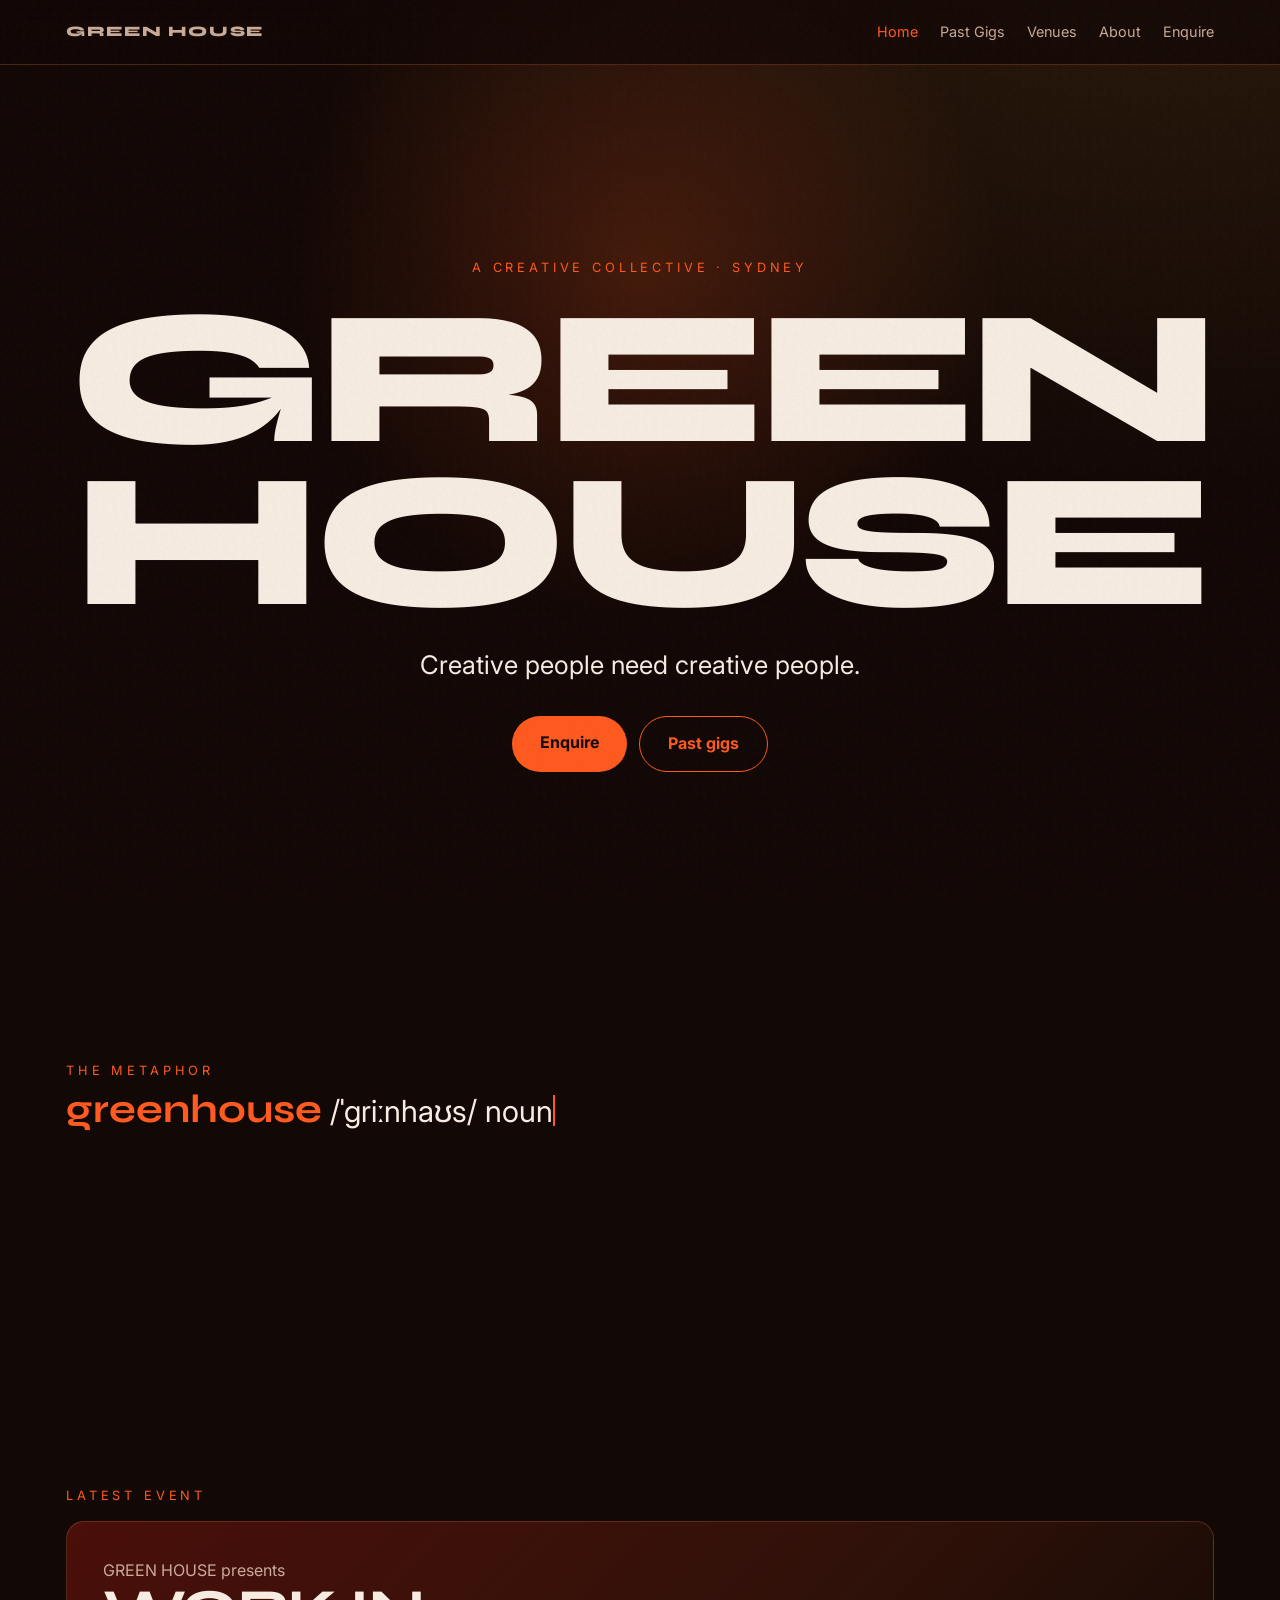
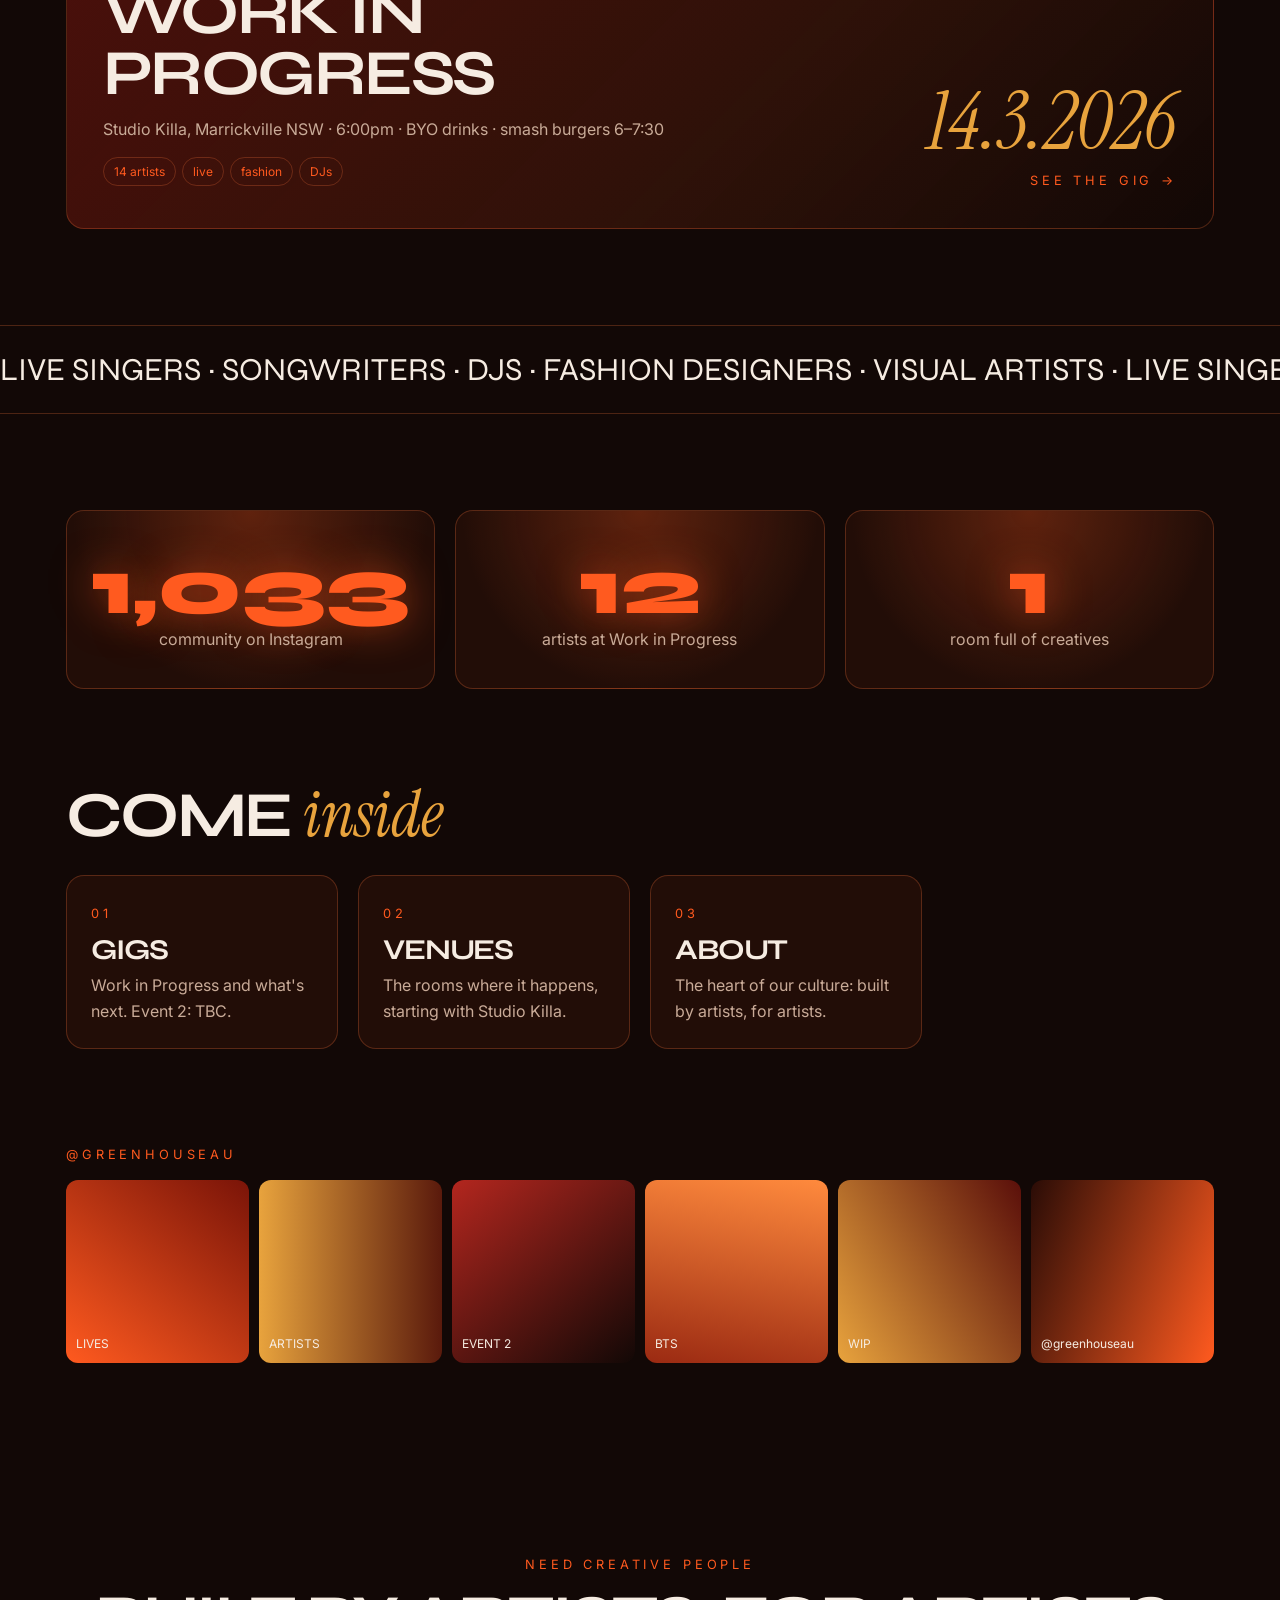
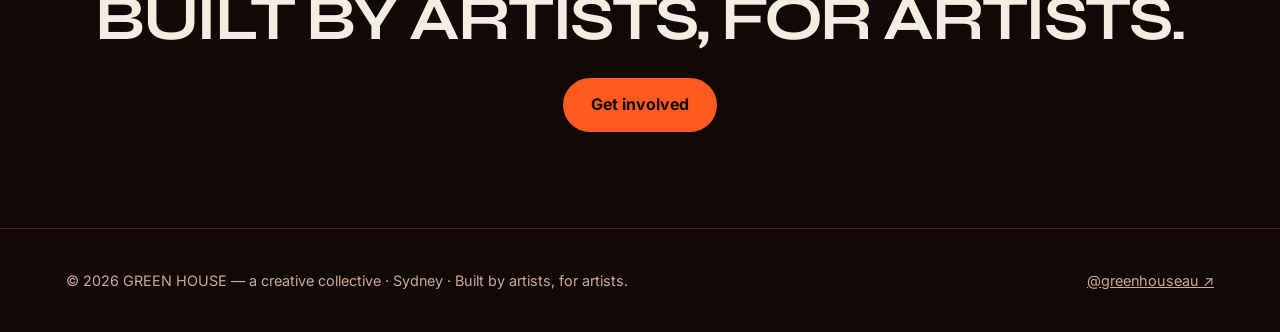
<file: index.html>
<!doctype html>
<html lang="en">
<head>
<meta charset="utf-8">
<meta name="viewport" content="width=device-width,initial-scale=1">
<title>GREEN HOUSE — a creative collective</title>
<link rel="preconnect" href="https://fonts.googleapis.com">
<link rel="preconnect" href="https://fonts.gstatic.com" crossorigin>
<link href="https://fonts.googleapis.com/css2?family=Syne:wght@700;800&family=Inter:wght@400;600;700&family=Instrument+Serif:ital@0;1&display=swap" rel="stylesheet">
<link rel="stylesheet" href="assets/style.css">
<style>
.hero{min-height:100vh;min-height:100svh;display:flex;align-items:center;text-align:center;padding:64px 0}
.hero h1{font-weight:800;font-size:clamp(3rem,15vw,12rem);line-height:.85;margin:18px 0 22px;user-select:none}
.hero h1 .w{display:inline-block;white-space:nowrap}
.hero h1 span.l{display:inline-block;transition:transform .25s ease-out,color .25s;will-change:transform}
.hero .tagline{font-size:clamp(1.1rem,3.5vw,1.6rem);margin-bottom:30px}
.ctas{display:flex;gap:12px;justify-content:center;flex-wrap:wrap}
.def{font-size:clamp(1.15rem,3.6vw,1.9rem);line-height:1.45;max-width:860px;min-height:7em}
.def b{font-family:var(--display);font-size:1.3em;color:var(--lime)}
.caret{display:inline-block;width:.08em;height:1em;background:var(--lime);vertical-align:-.1em;animation:bl 1s steps(1) infinite}
@keyframes bl{50%{opacity:0}}
.event{display:grid;gap:24px;grid-template-columns:1.3fr 1fr;align-items:end;padding:36px;background:linear-gradient(135deg,rgba(180,30,20,.35),rgba(255,90,31,.12) 60%,rgba(18,8,6,.6))}
.event .date{font-size:clamp(2.6rem,9vw,5rem);color:var(--leaf);line-height:1}
@media(max-width:700px){.event{grid-template-columns:1fr;padding:24px}}
.stats{display:grid;gap:20px;grid-template-columns:repeat(auto-fit,minmax(200px,1fr));text-align:center}
.stat{padding:36px 20px;background:radial-gradient(circle at 50% 0,rgba(255,90,31,.28),transparent 70%),var(--glass)}
.stat .n{font-family:var(--display);font-weight:800;font-size:clamp(3rem,10vw,5rem);line-height:1;color:var(--lime);text-shadow:0 0 40px rgba(255,90,31,.55)}
.teaser{text-decoration:none;display:block}
.teaser h3{font-size:1.8rem;text-transform:uppercase;margin:10px 0}
.ig{display:grid;gap:10px;grid-template-columns:repeat(6,1fr)}
.ig a{aspect-ratio:1;border-radius:12px;display:flex;align-items:flex-end;padding:10px;font-size:.75rem;text-decoration:none;transition:transform .3s,filter .3s}
.ig a:hover{transform:scale(1.04);filter:brightness(1.2)}
@media(max-width:700px){.ig{grid-template-columns:repeat(3,1fr)}}
.final{text-align:center}
.final h2{margin:14px 0 28px}
</style>
</head>
<body>
<main>
<section class="hero">
  <div class="wrap" style="width:100%">
    <p class="kicker">a creative collective · Sydney</p>
    <h1 id="title" aria-label="GREEN HOUSE"><span class="w">GREEN</span> <span class="w">HOUSE</span></h1>
    <p class="tagline">Creative people need creative people.</p>
    <div class="ctas"><a class="btn" href="enquire.html">Enquire</a><a class="btn ghost" href="gigs.html">Past gigs</a></div>
  </div>
</section>

<section>
  <div class="wrap">
    <p class="kicker">the metaphor</p>
    <p class="def" id="def" data-text="greenhouse /ˈɡriːnhaʊs/ noun — a climate-controlled structure designed to cultivate plants by providing warmth, light, and protection from the external environment, creating the conditions necessary for growth."><span id="deft"></span><span class="caret"></span></p>
  </div>
</section>

<section>
  <div class="wrap reveal">
    <p class="kicker" style="margin-bottom:14px">latest event</p>
    <a class="card event" href="gigs.html" style="text-decoration:none">
      <div>
        <p class="muted">GREEN HOUSE presents</p>
        <h2>Work in Progress</h2>
        <p class="muted" style="margin-top:12px">Studio Killa, Marrickville NSW · 6:00pm · BYO drinks · smash burgers 6–7:30</p>
        <p style="margin-top:14px"><span class="tag">14 artists</span><span class="tag">live</span><span class="tag">fashion</span><span class="tag">DJs</span></p>
      </div>
      <div style="text-align:right">
        <div class="script date">14.3.2026</div>
        <p class="kicker" style="margin-top:10px">see the gig →</p>
      </div>
    </a>
  </div>
</section>

<div class="marquee" aria-hidden="true"><span>Live singers · Songwriters · DJs · Fashion designers · Visual artists · Live singers · Songwriters · DJs · Fashion designers · Visual artists · </span><span>Live singers · Songwriters · DJs · Fashion designers · Visual artists · Live singers · Songwriters · DJs · Fashion designers · Visual artists · </span></div>

<section>
  <div class="wrap stats">
    <div class="card stat reveal"><div class="n" data-to="1225">0</div><p class="muted">community on Instagram</p></div>
    <div class="card stat reveal"><div class="n" data-to="14">0</div><p class="muted">artists at Work in Progress</p></div>
    <div class="card stat reveal"><div class="n" data-to="1">0</div><p class="muted">room full of creatives</p></div>
  </div>
</section>

<section style="padding-top:0">
  <div class="wrap">
    <h2 class="reveal" style="margin-bottom:28px">Come <span class="script" style="color:var(--leaf)">inside</span></h2>
    <div class="grid">
      <a class="card teaser reveal" href="gigs.html"><span class="kicker">01</span><h3>Gigs</h3><p class="muted">Work in Progress and what's next. Event 2: TBC.</p></a>
      <a class="card teaser reveal" href="venues.html"><span class="kicker">02</span><h3>Venues</h3><p class="muted">The rooms where it happens, starting with Studio Killa.</p></a>
      <a class="card teaser reveal" href="about.html"><span class="kicker">03</span><h3>About</h3><p class="muted">The heart of our culture: built by artists, for artists.</p></a>
    </div>
  </div>
</section>

<section style="padding-top:0">
  <div class="wrap">
    <p class="kicker" style="margin-bottom:14px">@greenhouseau</p>
    <div class="ig" id="ig"></div>
  </div>
</section>

<section class="final">
  <div class="wrap reveal">
    <p class="kicker">need creative people</p>
    <h2>Built by artists, for artists.</h2>
    <a class="btn" href="enquire.html">Get involved</a>
  </div>
</section>
</main>

<script>
(()=>{
const rm=matchMedia('(prefers-reduced-motion: reduce)').matches;
// hero letters
const h=document.getElementById('title'),ls=[];
h.querySelectorAll('.w').forEach(w=>{w.innerHTML=[...w.textContent].map(c=>`<span class="l" aria-hidden="true">${c}</span>`).join('');});
h.querySelectorAll('.l').forEach(l=>ls.push(l));
if(!rm)addEventListener('pointermove',e=>{ls.forEach(l=>{const r=l.getBoundingClientRect(),dx=e.clientX-(r.left+r.width/2),dy=e.clientY-(r.top+r.height/2),d=Math.hypot(dx,dy),f=Math.max(0,1-d/260);
l.style.transform=`translate(${-dx*f*.15}px,${-dy*f*.15}px) scale(${1+f*.18}) rotate(${dx*f*.03}deg)`;l.style.color=f>.35?'var(--lime)':''});});
// typing definition
const def=document.getElementById('def'),t=document.getElementById('deft'),txt=def.dataset.text,head='greenhouse';
const paint=n=>{const s=txt.slice(0,n);t.innerHTML=n<=head.length?`<b>${s}</b>`:`<b>${head}</b>`+s.slice(head.length)};
new IntersectionObserver((es,o)=>{if(!es[0].isIntersecting)return;o.disconnect();if(rm)return paint(txt.length);let i=0;const id=setInterval(()=>{paint(++i);if(i>=txt.length)clearInterval(id)},28)},{threshold:.4}).observe(def);
// counters
const co=new IntersectionObserver(es=>es.forEach(e=>{if(!e.isIntersecting)return;co.unobserve(e.target);const el=e.target,to=+el.dataset.to,t0=performance.now(),D=rm?0:1600;
const step=n=>{const p=D?Math.min(1,(n-t0)/D):1;el.textContent=Math.round(to*(1-Math.pow(1-p,3))).toLocaleString('en-AU');if(p<1)requestAnimationFrame(step)};requestAnimationFrame(step)}),{threshold:.5});
document.querySelectorAll('.n[data-to]').forEach(el=>co.observe(el));
// instagram strip
const g=[['#ff5a1f','#7a1408'],['#e8a33d','#5a1a0c'],['#b3261e','#120806'],['#ff8a3d','#9b2a12'],['#5a0f0a','#e8a33d'],['#ff5a1f','#2a0c06']],lab=['LIVES','ARTISTS','EVENT 2','BTS','WIP','@greenhouseau'];
document.getElementById('ig').innerHTML=g.map((c,i)=>`<a href="https://www.instagram.com/greenhouseau" target="_blank" rel="noopener" style="background:linear-gradient(${40+i*50}deg,${c[0]},${c[1]})" aria-label="GREEN HOUSE on Instagram">${lab[i]}</a>`).join('');
})();
</script>
<script src="assets/site.js" defer></script>
</body>
</html>
</file>
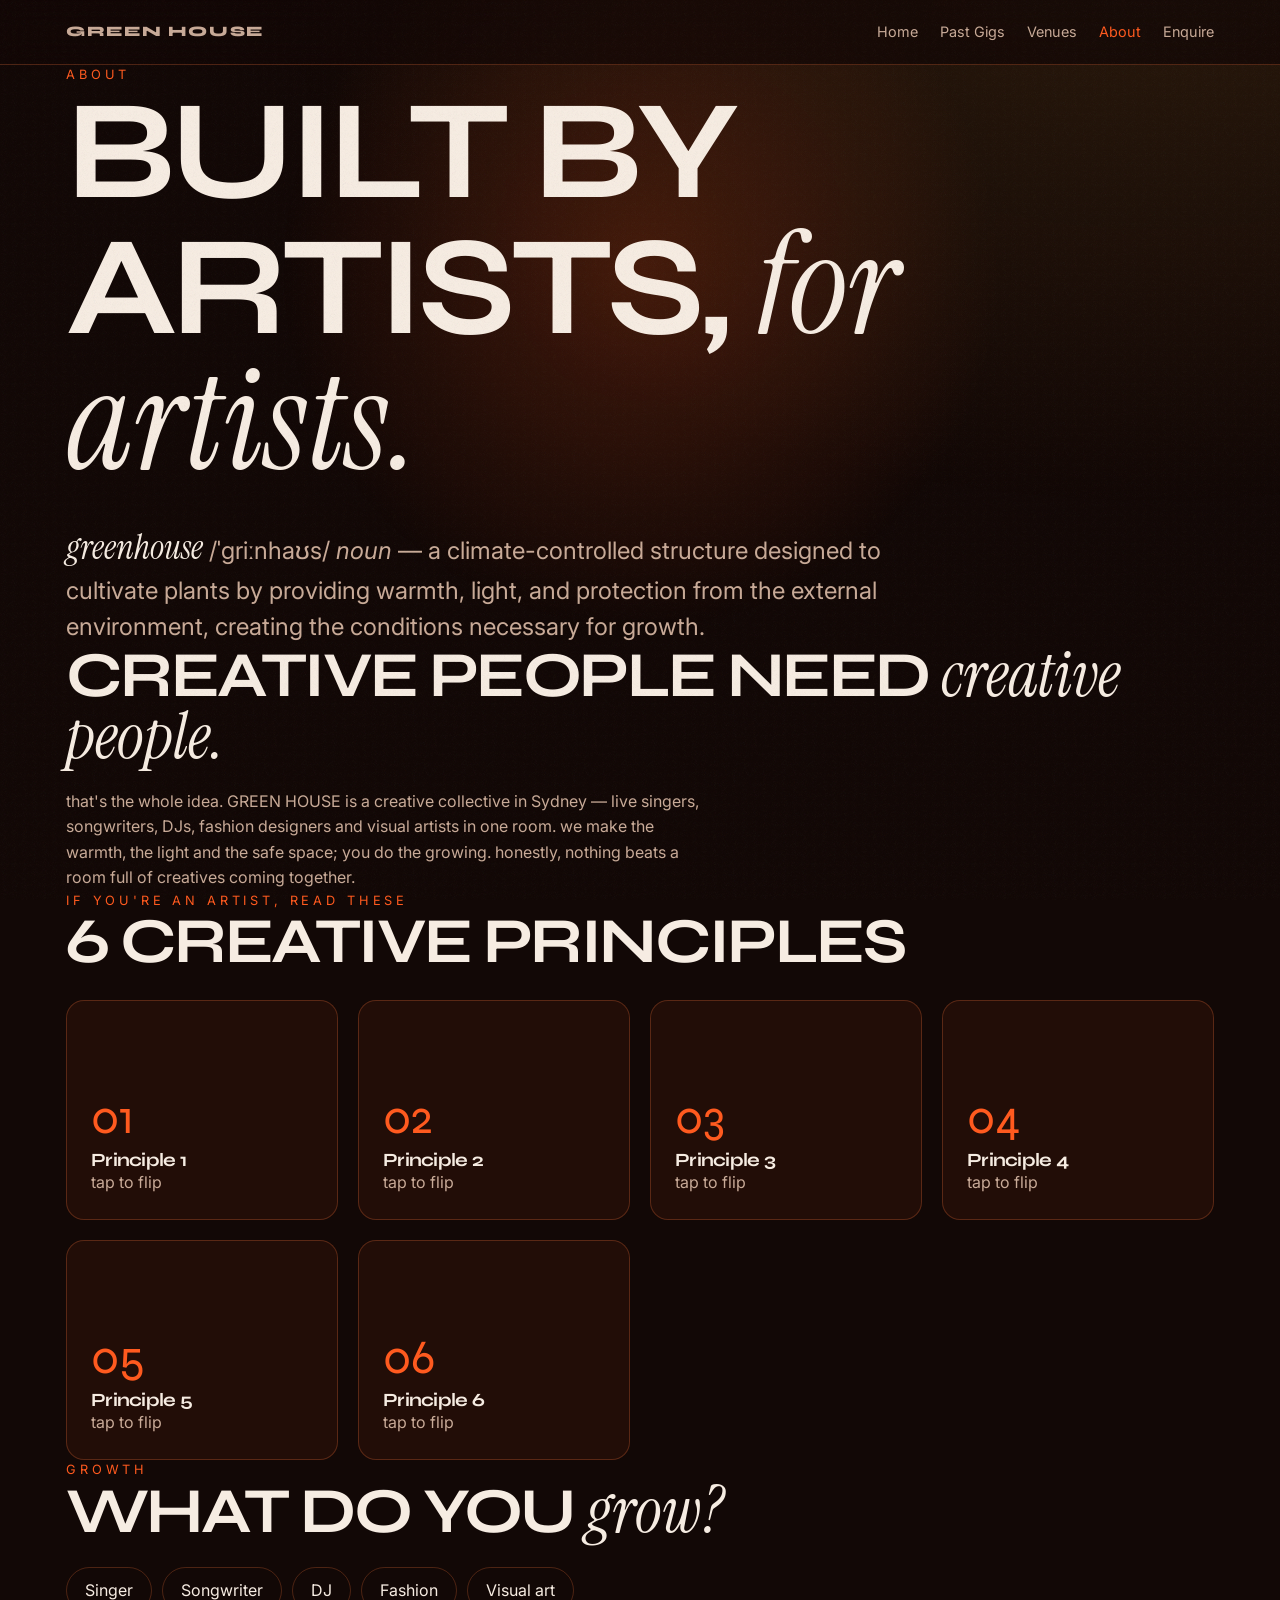
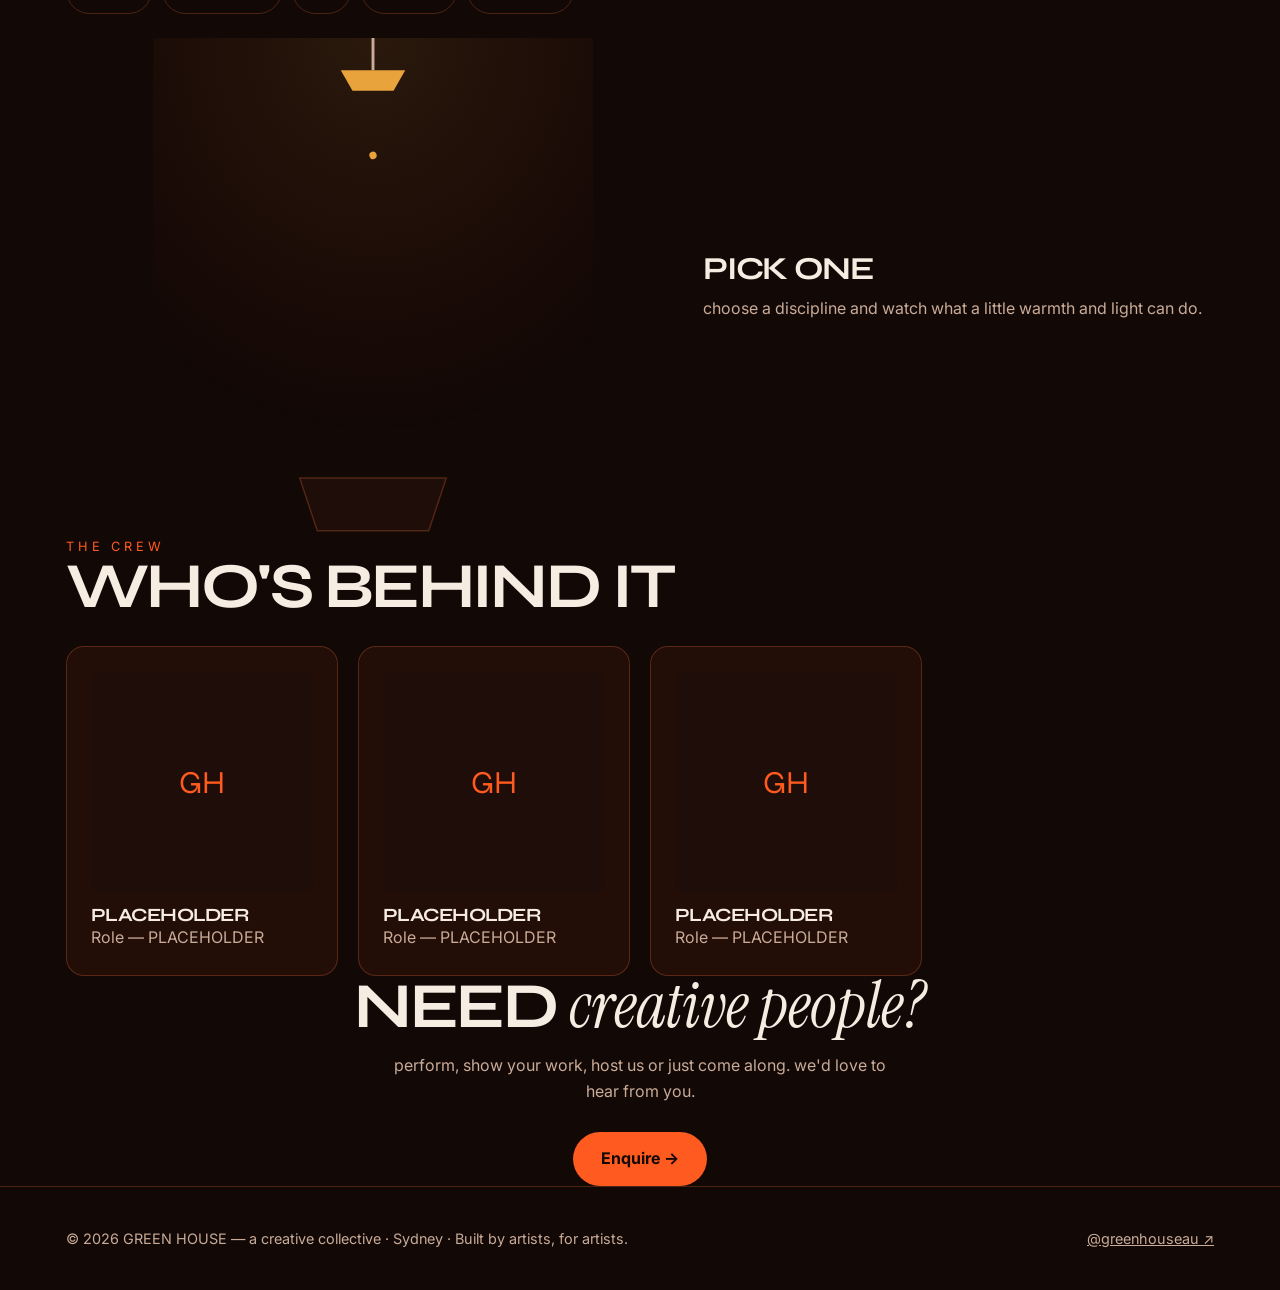
<file: about.html>
<!doctype html>
<html lang="en">
<head>
<meta charset="utf-8">
<meta name="viewport" content="width=device-width,initial-scale=1">
<title>About — GREEN HOUSE</title>
<link rel="preconnect" href="https://fonts.googleapis.com">
<link href="https://fonts.googleapis.com/css2?family=Syne:wght@700;800&family=Inter:wght@400;600;700&family=Instrument+Serif:ital@1&display=swap" rel="stylesheet">
<link rel="stylesheet" href="assets/style.css">
<style>
.def{font-size:clamp(1.1rem,3vw,1.5rem);max-width:820px;line-height:1.5}
.def .script{font-size:1.4em}
.flip{perspective:1000px;min-height:220px;background:none;border:0;padding:0;color:inherit;font:inherit;text-align:left;cursor:pointer;width:100%}
.flip .in{position:relative;width:100%;height:100%;min-height:220px;transition:transform .6s;transform-style:preserve-3d}
.flip.on .in{transform:rotateY(180deg)}
.flip .card{position:absolute;inset:0;backface-visibility:hidden;display:flex;flex-direction:column;justify-content:flex-end}
.flip .back{transform:rotateY(180deg);background:rgba(255,90,31,.14)}
.flip .num{font-family:var(--display);font-size:3rem;color:var(--lime);line-height:1}
.chips{display:flex;flex-wrap:wrap;gap:10px;margin:24px 0}
.chip{padding:10px 18px;border-radius:999px;border:1px solid var(--line);background:transparent;color:var(--ink);font:inherit;cursor:pointer}
.chip[aria-pressed=true]{background:var(--lime);color:#120806;border-color:var(--lime)}
.stage{display:grid;gap:24px;grid-template-columns:1fr;align-items:center}
@media(min-width:760px){.stage{grid-template-columns:1.2fr 1fr}}
.stage svg{width:100%;max-width:440px;height:auto;display:block;margin:auto}
#stem{transition:stroke-dashoffset 1.6s ease}
.leafp,.bloom{transform-box:fill-box;transition:transform .8s ease,opacity .8s}
#glow{transition:opacity 1s}
.crew .ph{aspect-ratio:1;border-radius:12px;background:var(--bg2);display:grid;place-items:center;margin-bottom:14px;font-family:var(--display);font-size:2rem;color:var(--lime)}
</style>
</head>
<body>
<main>
<section class="wrap">
  <p class="kicker">about</p>
  <h1>Built by artists, <span class="script">for artists.</span></h1>
  <p class="def muted" style="margin-top:32px"><strong style="color:var(--ink)" class="script">greenhouse</strong> /ˈɡriːnhaʊs/ <em>noun</em> — a climate-controlled structure designed to cultivate plants by providing warmth, light, and protection from the external environment, creating the conditions necessary for growth.</p>
</section>

<section class="wrap reveal" style="padding-top:0">
  <h2>Creative people need <span class="script">creative people.</span></h2>
  <p style="max-width:640px;margin-top:20px" class="muted">that's the whole idea. GREEN HOUSE is a creative collective in Sydney — live singers, songwriters, DJs, fashion designers and visual artists in one room. we make the warmth, the light and the safe space; you do the growing. honestly, nothing beats a room full of creatives coming together.</p>
</section>

<section class="wrap">
  <p class="kicker">if you're an artist, read these</p>
  <h2 style="margin-bottom:28px">6 creative principles</h2>
  <!-- PLACEHOLDER: replace with the 6 principles from Instagram -->
  <div class="grid" id="principles"></div>
</section>

<section class="wrap">
  <p class="kicker">growth</p>
  <h2>What do you <span class="script">grow?</span></h2>
  <div class="chips" role="group" aria-label="Pick a discipline">
    <button class="chip" data-d="singer">Singer</button><button class="chip" data-d="songwriter">Songwriter</button><button class="chip" data-d="dj">DJ</button><button class="chip" data-d="fashion">Fashion</button><button class="chip" data-d="visual">Visual art</button>
  </div>
  <div class="stage">
    <svg viewBox="0 0 300 340" role="img" aria-labelledby="pt">
      <title id="pt">A plant growing under warm light</title>
      <defs>
        <radialGradient id="lg" cx="50%" cy="0%" r="80%"><stop offset="0" stop-color="#e8a33d" stop-opacity=".75"/><stop offset="1" stop-color="#ff5a1f" stop-opacity="0"/></radialGradient>
      </defs>
      <rect id="glow" width="300" height="340" fill="url(#lg)" opacity=".15"/>
      <line x1="150" y1="0" x2="150" y2="22" stroke="var(--muted)" stroke-width="2"/>
      <path d="M128 22h44l-8 14h-28z" fill="var(--leaf)"/>
      <path id="stem" d="M150 300 C140 250 162 210 150 160 C142 125 156 100 150 80" fill="none" stroke="var(--leaf)" stroke-width="5" stroke-linecap="round" pathLength="100" stroke-dasharray="100" stroke-dashoffset="100"/>
      <g fill="var(--lime)">
        <path class="leafp" d="M148 250 q-40 -10 -50 -40 q35 0 50 40z" style="transform:scale(0);transform-origin:right bottom"/>
        <path class="leafp" d="M152 205 q40 -10 50 -40 q-35 0 -50 40z" style="transform:scale(0);transform-origin:left bottom"/>
        <path class="leafp" d="M148 150 q-34 -8 -42 -34 q30 0 42 34z" style="transform:scale(0);transform-origin:right bottom"/>
      </g>
      <g class="bloom" style="transform:scale(0);transform-origin:center" id="bloom">
        <circle cx="150" cy="72" r="18" fill="var(--lime)"/><circle cx="150" cy="72" r="8" fill="var(--leaf)"/>
      </g>
      <path d="M100 300h100l-12 36h-76z" fill="var(--bg2)" stroke="var(--line)"/>
    </svg>
    <div>
      <h3 id="gt" style="font-size:2rem;text-transform:uppercase">pick one</h3>
      <p id="gd" class="muted" style="margin-top:12px">choose a discipline and watch what a little warmth and light can do.</p>
    </div>
  </div>
</section>

<section class="wrap">
  <p class="kicker">the crew</p>
  <h2 style="margin-bottom:28px">Who's behind it</h2>
  <!-- PLACEHOLDER: crew names, roles, photos and bios to be confirmed -->
  <div class="grid crew">
    <div class="card"><div class="ph">GH</div><h3>PLACEHOLDER</h3><p class="muted">Role — PLACEHOLDER</p></div>
    <div class="card"><div class="ph">GH</div><h3>PLACEHOLDER</h3><p class="muted">Role — PLACEHOLDER</p></div>
    <div class="card"><div class="ph">GH</div><h3>PLACEHOLDER</h3><p class="muted">Role — PLACEHOLDER</p></div>
  </div>
</section>

<section class="wrap reveal" style="text-align:center">
  <h2>Need <span class="script">creative people?</span></h2>
  <p class="muted" style="margin:16px auto 28px;max-width:520px">perform, show your work, host us or just come along. we'd love to hear from you.</p>
  <a class="btn" href="enquire.html">Enquire →</a>
</section>
</main>
<script>
(()=>{
const P=document.getElementById('principles');
for(let i=1;i<=6;i++){P.insertAdjacentHTML('beforeend',`<button class="flip" aria-pressed="false"><div class="in"><div class="card"><span class="num">0${i}</span><h3 style="margin-top:10px">Principle ${i}</h3><p class="muted">tap to flip</p></div><div class="card back"><p>PLACEHOLDER: principle ${i} text from Instagram.</p></div></div></button>`)}
P.addEventListener('click',e=>{const b=e.target.closest('.flip');if(b){b.classList.toggle('on');b.setAttribute('aria-pressed',b.classList.contains('on'))}});
const D={singer:['singer','find your voice in a room that’s actually listening.'],songwriter:['songwriter','rough drafts welcome — this is a work in progress.'],dj:['dj','read the room, share the room.'],fashion:['fashion','bring the pieces, we’ll bring the light.'],visual:['visual art','your work on the walls, among people who get it.']};
const stem=document.getElementById('stem'),leaves=[...document.querySelectorAll('.leafp')],bloom=document.getElementById('bloom'),glow=document.getElementById('glow');
document.querySelectorAll('.chip').forEach(c=>c.onclick=()=>{
  document.querySelectorAll('.chip').forEach(x=>x.setAttribute('aria-pressed',x===c));
  stem.style.transition='none';stem.style.strokeDashoffset=100;leaves.concat(bloom).forEach(l=>{l.style.transition='none';l.style.transform='scale(0)'});glow.style.opacity=.15;
  stem.getBoundingClientRect();
  stem.style.transition='';stem.style.strokeDashoffset=0;glow.style.opacity=1;
  leaves.forEach((l,i)=>{l.style.transition='';setTimeout(()=>l.style.transform='scale(1)',500+i*350)});
  bloom.style.transition='';setTimeout(()=>bloom.style.transform='scale(1)',1700);
  document.getElementById('gt').textContent=D[c.dataset.d][0];document.getElementById('gd').textContent=D[c.dataset.d][1];
});
})();
</script>
<script src="assets/site.js" defer></script>
</body>
</html>
</file>
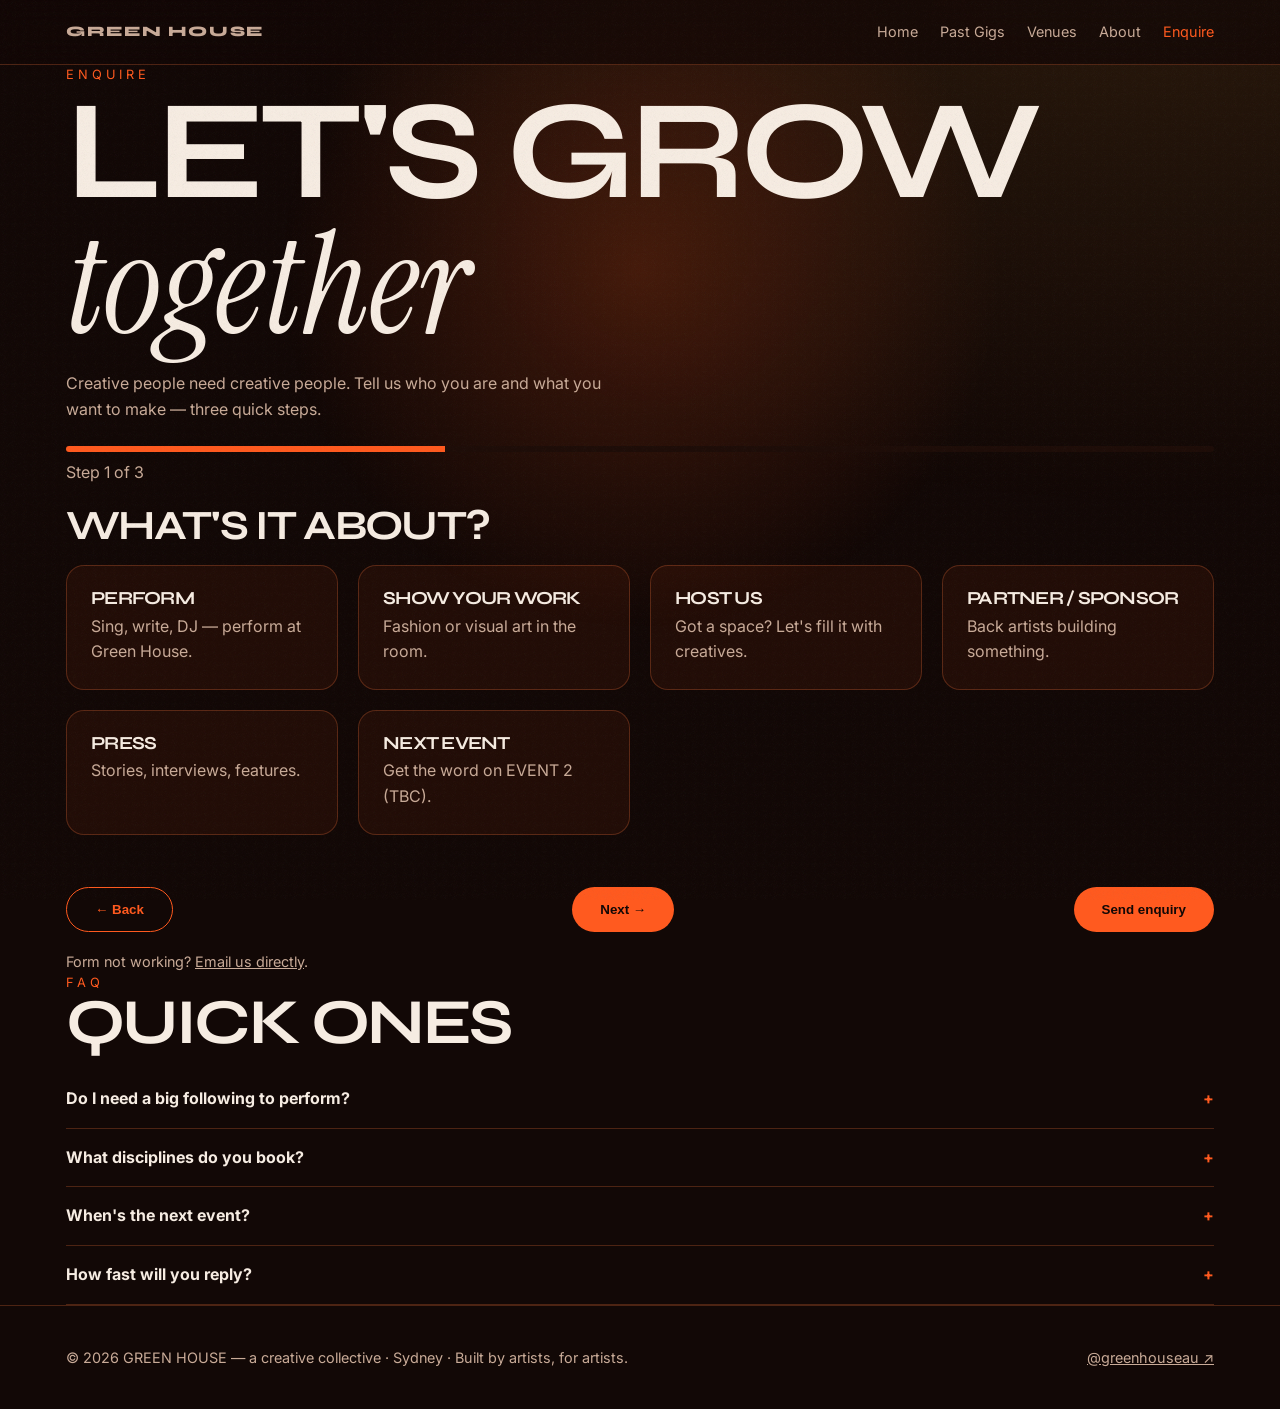
<file: enquire.html>
<!doctype html>
<html lang="en">
<head>
<meta charset="utf-8">
<meta name="viewport" content="width=device-width,initial-scale=1">
<title>Enquire — GREEN HOUSE</title>
<link rel="preconnect" href="https://fonts.googleapis.com">
<link href="https://fonts.googleapis.com/css2?family=Syne:wght@700;800&family=Inter:wght@400;600;700&family=Instrument+Serif:ital@1&display=swap" rel="stylesheet">
<link rel="stylesheet" href="assets/style.css">
<style>
.prog{height:6px;background:var(--bg2);border-radius:999px;overflow:hidden;margin:24px 0 8px}
.prog i{display:block;height:100%;width:33%;background:var(--lime);transition:width .4s}
.step{display:none}.step.on{display:block}
.types{grid-template-columns:repeat(auto-fill,minmax(220px,1fr))}
.types label{margin:0;cursor:pointer;color:var(--ink);font-size:1rem}
.types input{position:absolute;opacity:0;width:1px}
.types .card{height:100%}
.types input:checked+.card{border-color:var(--lime);background:rgba(255,90,31,.16)}
.types input:focus-visible+.card{outline:2px solid var(--lime)}
.types h3{font-size:1.15rem;margin-bottom:6px;text-transform:uppercase}
.err{color:var(--lime);font-size:.85rem;min-height:1.2em;margin-top:8px}
.row{display:flex;gap:12px;justify-content:space-between;margin-top:28px;flex-wrap:wrap}
.cond{display:none}.cond.on{display:block}
.review dl{display:grid;grid-template-columns:minmax(90px,30%) 1fr;gap:6px 14px;margin-top:12px}
.review dt{color:var(--muted)}.review dd{word-break:break-word}
details{border-bottom:1px solid var(--line);padding:16px 0}
summary{cursor:pointer;font-weight:700;list-style:none;display:flex;justify-content:space-between;gap:12px}
summary::after{content:"+";color:var(--lime)}details[open] summary::after{content:"–"}
details p{margin-top:10px}
input[type=range]{padding:0;accent-color:var(--lime)}
</style>
</head>
<body>
<main>
<section class="wrap">
  <p class="kicker">enquire</p>
  <h1>Let's grow <span class="script">together</span></h1>
  <p class="muted" style="max-width:560px;margin-top:16px">Creative people need creative people. Tell us who you are and what you want to make — three quick steps.</p>

  <!-- NOTE: the first submission to this FormSubmit address triggers a FormSubmit activation email to hsquaredpartners@gmail.com. Click the link in it once, or submissions won't be delivered. -->
  <form id="f" action="https://formsubmit.co/hsquaredpartners@gmail.com" method="POST" novalidate>
    <input type="hidden" name="_subject" id="subj" value="New GREEN HOUSE enquiry">
    <input type="hidden" name="_captcha" value="false">

    <div class="prog" aria-hidden="true"><i id="bar"></i></div>
    <p class="muted" id="stepLabel" aria-live="polite">Step 1 of 3</p>

    <fieldset class="step on" data-step="1" style="border:0">
      <legend><h2 style="font-size:clamp(1.6rem,5vw,2.6rem);margin:20px 0">What's it about?</h2></legend>
      <div class="grid types">
        <label><input type="radio" name="type" value="Perform at Green House" data-g="artist"><div class="card"><h3>Perform</h3><p class="muted">Sing, write, DJ — perform at Green House.</p></div></label>
        <label><input type="radio" name="type" value="Show your work" data-g="artist"><div class="card"><h3>Show your work</h3><p class="muted">Fashion or visual art in the room.</p></div></label>
        <label><input type="radio" name="type" value="Host us at your venue" data-g="venue"><div class="card"><h3>Host us</h3><p class="muted">Got a space? Let's fill it with creatives.</p></div></label>
        <label><input type="radio" name="type" value="Partner / sponsor" data-g="other"><div class="card"><h3>Partner / sponsor</h3><p class="muted">Back artists building something.</p></div></label>
        <label><input type="radio" name="type" value="Press" data-g="other"><div class="card"><h3>Press</h3><p class="muted">Stories, interviews, features.</p></div></label>
        <label><input type="radio" name="type" value="Come to the next event" data-g="other"><div class="card"><h3>Next event</h3><p class="muted">Get the word on EVENT 2 (TBC).</p></div></label>
      </div>
      <p class="err" data-err="1"></p>
    </fieldset>

    <fieldset class="step" data-step="2" style="border:0">
      <legend><h2 style="font-size:clamp(1.6rem,5vw,2.6rem);margin:20px 0">A little more</h2></legend>
      <div class="cond" data-g="artist">
        <label for="disc">Discipline</label>
        <select id="disc" name="discipline"><option value="">Choose one</option><option>Singer</option><option>Songwriter</option><option>DJ</option><option>Fashion designer</option><option>Visual artist</option><option>Other</option></select>
        <label for="ig">Instagram link</label><input id="ig" name="instagram" type="url" placeholder="https://instagram.com/…">
        <label for="sp">Spotify link (optional)</label><input id="sp" name="spotify" type="url" placeholder="https://open.spotify.com/…">
      </div>
      <div class="cond" data-g="venue">
        <label for="vn">Venue name</label><input id="vn" name="venue_name">
        <label for="sub">Suburb</label><input id="sub" name="suburb" placeholder="e.g. Marrickville">
        <label for="cap">Capacity: <strong id="capOut">150</strong></label><input id="cap" name="capacity" type="range" min="20" max="1000" step="10" value="150">
        <label for="dates">Available dates</label><input id="dates" name="dates" placeholder="e.g. Saturdays in May">
      </div>
      <div class="cond" data-g="other">
        <label for="brief">Brief</label><textarea id="brief" name="brief" rows="4" placeholder="Tell us the idea in a few lines"></textarea>
      </div>
      <p class="err" data-err="2"></p>
    </fieldset>

    <fieldset class="step" data-step="3" style="border:0">
      <legend><h2 style="font-size:clamp(1.6rem,5vw,2.6rem);margin:20px 0">About you</h2></legend>
      <label for="nm">Name</label><input id="nm" name="name" autocomplete="name">
      <label for="em">Email</label><input id="em" name="email" type="email" autocomplete="email">
      <label for="ph">Phone (optional)</label><input id="ph" name="phone" type="tel" autocomplete="tel">
      <label for="msg">Message</label><textarea id="msg" name="message" rows="4"></textarea>
      <p class="err" data-err="3"></p>
      <div class="card review" style="margin-top:24px"><p class="kicker">review</p><dl id="rev"></dl></div>
    </fieldset>

    <div class="row">
      <button type="button" class="btn ghost" id="back" hidden>← Back</button>
      <button type="button" class="btn" id="next" style="margin-left:auto">Next →</button>
      <button type="submit" class="btn" id="send" hidden style="margin-left:auto">Send enquiry</button>
    </div>
    <p class="muted" style="margin-top:18px;font-size:.9rem">Form not working? <a id="mailto" href="mailto:hsquaredpartners@gmail.com?subject=GREEN%20HOUSE%20enquiry">Email us directly</a>.</p>
  </form>
</section>

<section class="wrap" style="padding-top:0">
  <p class="kicker">faq</p><h2 style="margin-bottom:16px">Quick ones</h2>
  <details><summary>Do I need a big following to perform?</summary><p class="muted">No. Built by artists, for artists — we care about the work, not the numbers.</p></details>
  <details><summary>What disciplines do you book?</summary><p class="muted">Live singers, songwriters, DJs, fashion designers and visual artists.</p></details>
  <details><summary>When's the next event?</summary><p class="muted">EVENT 2 is TBC. Pick "Come to the next event" above or follow <a href="https://www.instagram.com/greenhouseau" target="_blank" rel="noopener">@greenhouseau</a>.</p></details>
  <details><summary>How fast will you reply?</summary><p class="muted">PLACEHOLDER: response time to be confirmed.</p></details>
</section>
</main>
<script>
(()=>{
const f=document.getElementById('f'),steps=[...f.querySelectorAll('.step')],bar=document.getElementById('bar'),
back=document.getElementById('back'),next=document.getElementById('next'),send=document.getElementById('send');
let cur=1;
const val=n=>(f.elements[n]&&f.elements[n].value||'').trim();
const group=()=>{const r=f.querySelector('input[name=type]:checked');return r?r.dataset.g:null};
const urlOk=v=>!v||/^https?:\/\/\S+\.\S+/.test(v);
const emailOk=v=>/^[^\s@]+@[^\s@]+\.[^\s@]+$/.test(v);
function check(s){
  let e='';
  if(s===1&&!group())e='Pick one to keep going.';
  if(s===2){const g=group();
    if(g==='artist'){if(!val('discipline'))e='Choose your discipline.';else if(!val('instagram'))e='Add your Instagram link.';else if(!urlOk(val('instagram'))||!urlOk(val('spotify')))e='Links should start with https://';}
    if(g==='venue'){if(!val('venue_name'))e='Add your venue name.';else if(!val('suburb'))e='Add the suburb.';else if(!val('dates'))e='Add some possible dates.';}
    if(g==='other'&&val('brief').length<10)e='Give us a short brief (a sentence or two).';}
  if(s===3){if(!val('name'))e='Add your name.';else if(!emailOk(val('email')))e='Add a valid email.';else if(!val('message'))e='Say hi in the message.';}
  f.querySelector(`[data-err="${s}"]`).textContent=e;return !e;
}
function review(){
  const g=group(),rows=[['Type',val('type')]];
  const fields=g==='artist'?[['Discipline','discipline'],['Instagram','instagram'],['Spotify','spotify']]:g==='venue'?[['Venue','venue_name'],['Suburb','suburb'],['Capacity','capacity'],['Dates','dates']]:[['Brief','brief']];
  fields.forEach(([l,n])=>rows.push([l,val(n)]));
  [['Name','name'],['Email','email'],['Phone','phone'],['Message','message']].forEach(([l,n])=>rows.push([l,val(n)]));
  const rev=document.getElementById('rev');rev.textContent='';
  rows.filter(r=>r[1]).forEach(([l,v])=>{const dt=document.createElement('dt'),dd=document.createElement('dd');dt.textContent=l;dd.textContent=v;rev.append(dt,dd)});
  document.getElementById('subj').value=`GREEN HOUSE enquiry: ${val('type')} — ${val('name')}`;
  const body=rows.filter(r=>r[1]).map(r=>r.join(': ')).join('\n');
  document.getElementById('mailto').href=`mailto:hsquaredpartners@gmail.com?subject=${encodeURIComponent('GREEN HOUSE enquiry: '+val('type'))}&body=${encodeURIComponent(body)}`;
}
function show(s){
  cur=s;steps.forEach(st=>st.classList.toggle('on',+st.dataset.step===s));
  bar.style.width=(s/3*100)+'%';document.getElementById('stepLabel').textContent=`Step ${s} of 3`;
  back.hidden=s===1;next.hidden=s===3;send.hidden=s!==3;
  if(s===2){const g=group();f.querySelectorAll('.cond').forEach(c=>{const on=c.dataset.g===g;c.classList.toggle('on',on);c.querySelectorAll('input,select,textarea').forEach(i=>i.disabled=!on)})}
  if(s===3)review();
  f.scrollIntoView({behavior:'smooth',block:'start'});
}
next.onclick=()=>{if(check(cur))show(cur+1)};
back.onclick=()=>show(cur-1);
f.addEventListener('input',()=>{if(cur===3)review()});
f.querySelectorAll('input[name=type]').forEach(r=>r.addEventListener('change',()=>f.querySelector('[data-err="1"]').textContent=''));
const cap=document.getElementById('cap');cap.oninput=()=>document.getElementById('capOut').textContent=cap.value;
f.addEventListener('submit',e=>{if(!check(1)||!check(2)||!check(3)){e.preventDefault();}else{review();send.disabled=true;send.textContent='Sending…'}});
f.addEventListener('keydown',e=>{if(e.key==='Enter'&&e.target.tagName==='INPUT'&&cur<3){e.preventDefault();next.click()}});
f.querySelectorAll('.cond input,.cond select,.cond textarea').forEach(i=>i.disabled=true);
})();
</script>
<script src="assets/site.js" defer></script>
</body>
</html>
</file>
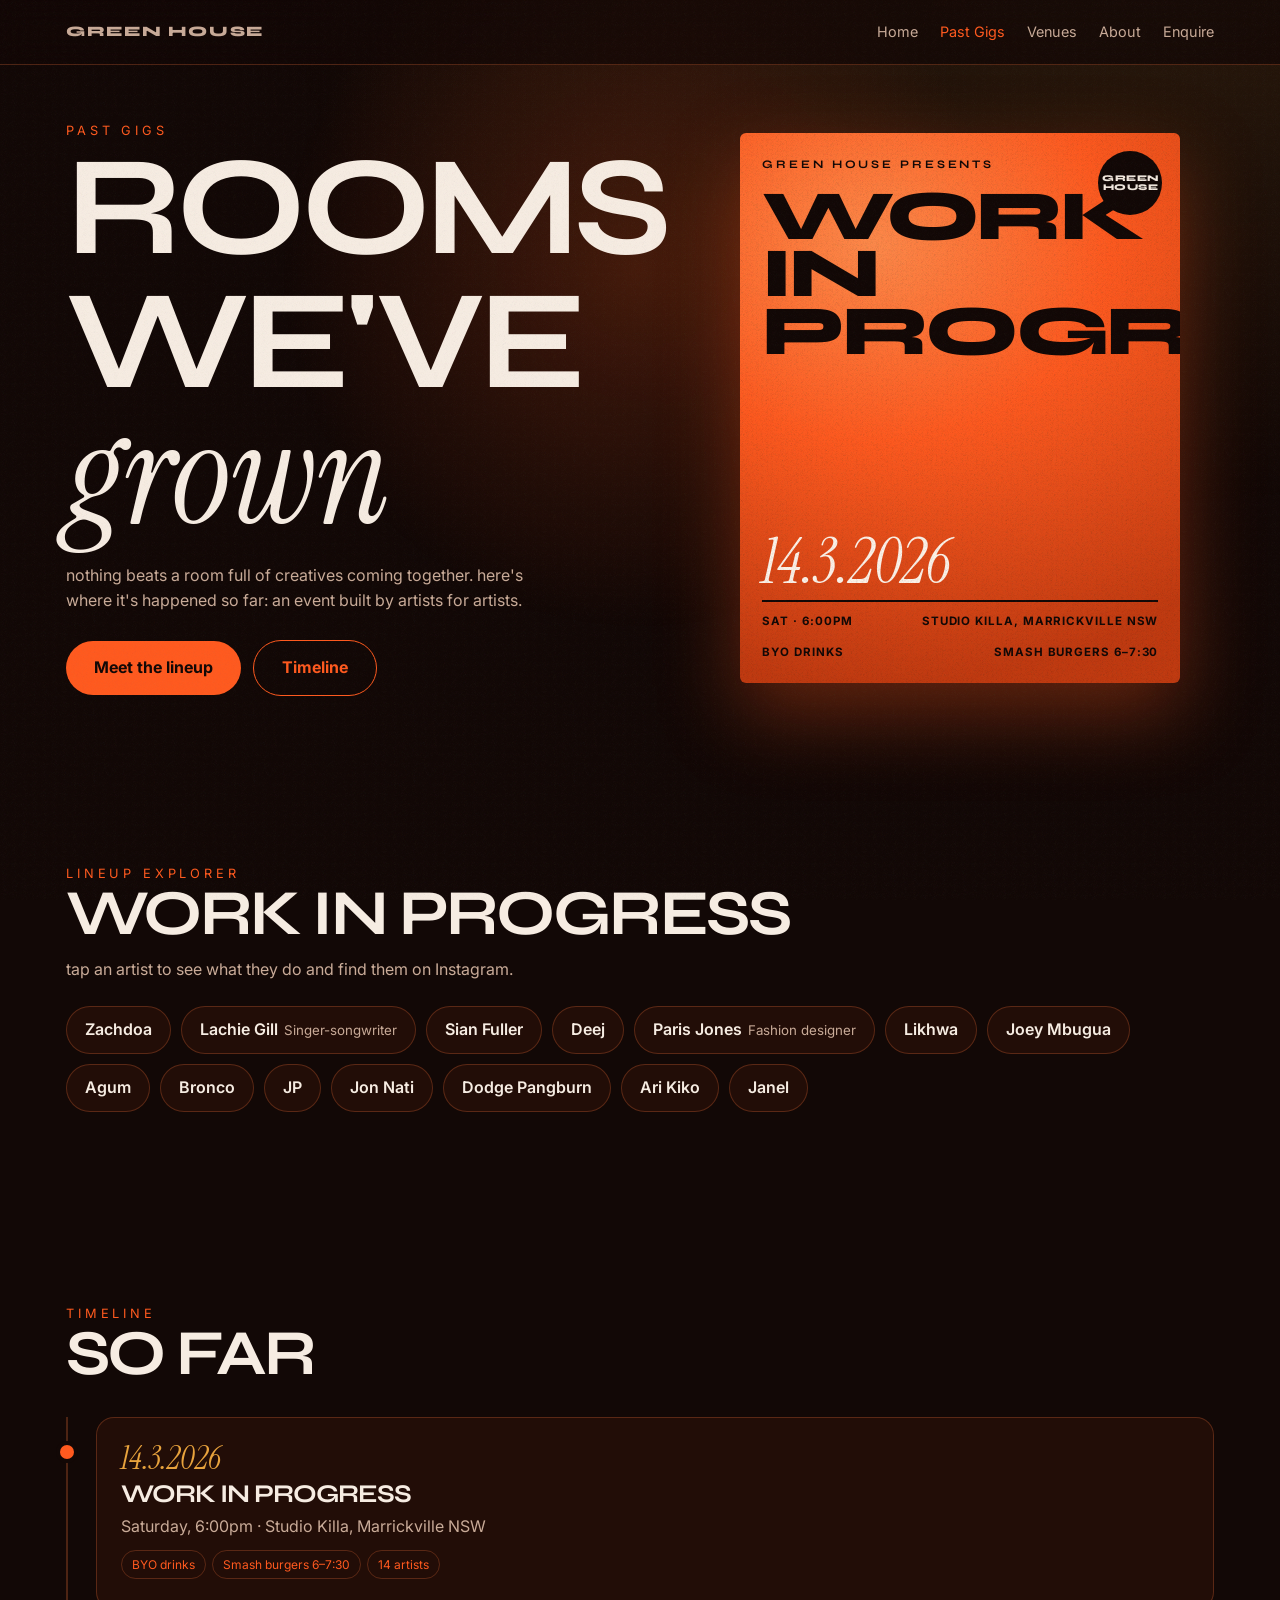
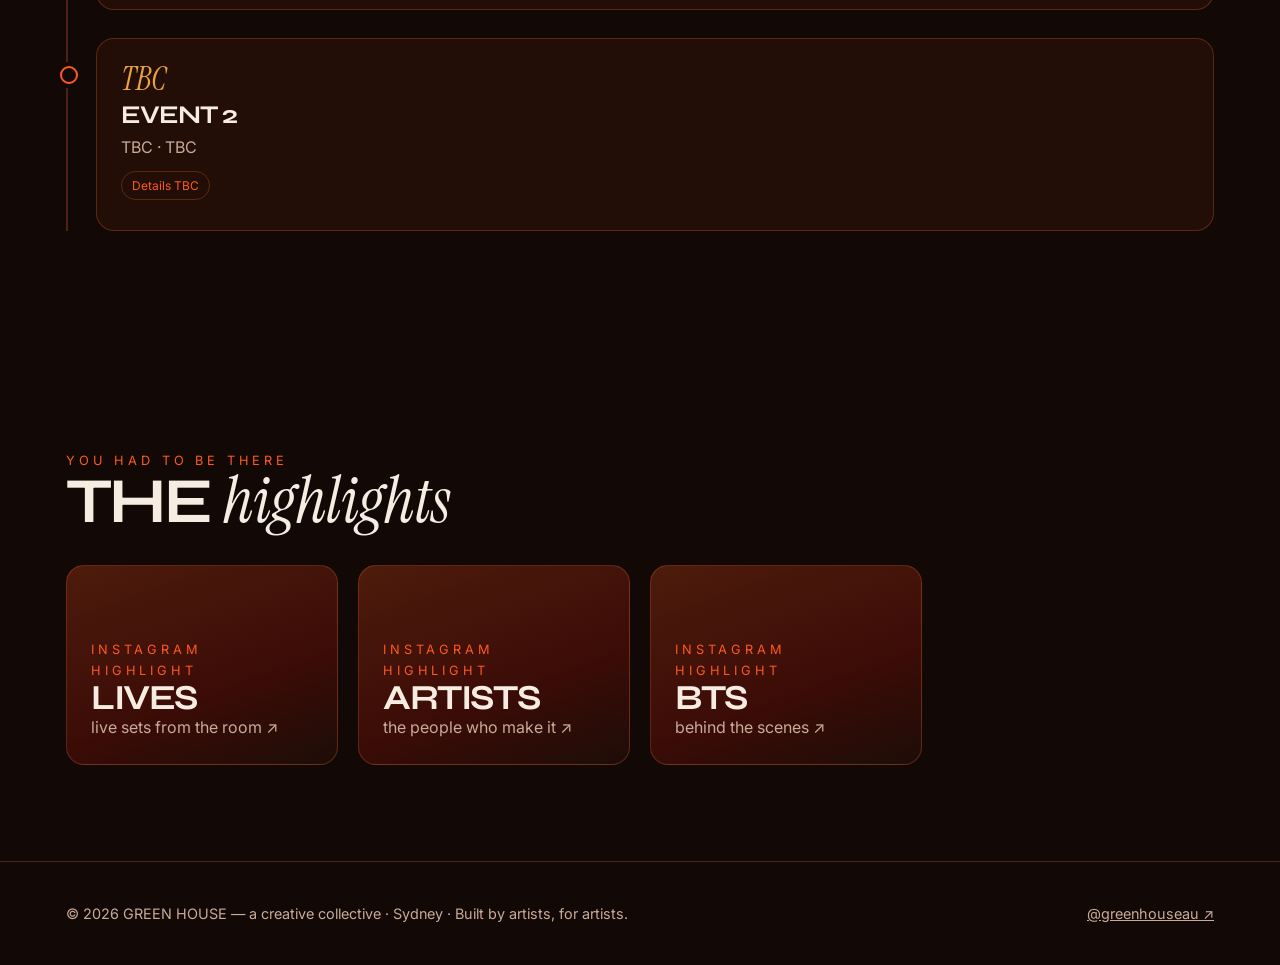
<file: gigs.html>
<!doctype html>
<html lang="en">
<head>
<meta charset="utf-8">
<meta name="viewport" content="width=device-width,initial-scale=1">
<title>Past Gigs — GREEN HOUSE</title>
<link rel="preconnect" href="https://fonts.googleapis.com">
<link rel="preconnect" href="https://fonts.gstatic.com" crossorigin>
<link href="https://fonts.googleapis.com/css2?family=Syne:wght@700;800&family=Inter:wght@400;600;700&family=Instrument+Serif:ital@1&display=swap" rel="stylesheet">
<link rel="stylesheet" href="assets/style.css">
<style>
.hero{padding:56px 0 72px}
.hero-grid{display:grid;gap:40px;grid-template-columns:1fr 1fr;align-items:center}
@media(max-width:820px){.hero-grid{grid-template-columns:1fr}}
.poster{position:relative;aspect-ratio:4/5;max-width:440px;width:100%;margin:0 auto;border-radius:6px;overflow:hidden;color:#120806;
background:radial-gradient(120% 80% at 30% 20%,#ff8a4a,var(--lime) 45%,#c23a10);box-shadow:0 30px 80px rgba(255,90,31,.35);padding:22px;display:flex;flex-direction:column}
.poster::after{content:"";position:absolute;inset:0;pointer-events:none;opacity:.25;mix-blend-mode:multiply;background-image:url("data:image/svg+xml,%3Csvg xmlns='http://www.w3.org/2000/svg' width='120' height='120'%3E%3Cfilter id='n'%3E%3CfeTurbulence baseFrequency='.8'/%3E%3C/filter%3E%3Crect width='100%25' height='100%25' filter='url(%23n)'/%3E%3C/svg%3E")}
.poster .pres{font-family:var(--display);font-weight:700;font-size:.72rem;letter-spacing:.25em;text-transform:uppercase}
.poster .t{font-family:var(--display);font-weight:800;text-transform:uppercase;font-size:clamp(2.6rem,12vw,4.4rem);line-height:.82;letter-spacing:-.05em;margin:14px 0 auto}
.poster .d{font-size:clamp(2.4rem,11vw,3.8rem);line-height:1;color:#fff4ea}
.poster .meta{font-size:.72rem;font-weight:700;text-transform:uppercase;letter-spacing:.08em;border-top:2px solid #120806;padding-top:10px;margin-top:8px;display:flex;justify-content:space-between;gap:8px;flex-wrap:wrap}
.poster .badge{position:absolute;top:18px;right:18px;width:64px;height:64px;border-radius:50%;background:#120806;color:var(--ink);display:grid;place-items:center;text-align:center;font-family:var(--display);font-size:.55rem;font-weight:800;line-height:1.05;letter-spacing:.05em}
.chips{display:flex;flex-wrap:wrap;gap:10px;margin-top:24px}
.chip{font:inherit;font-weight:600;padding:10px 18px;border-radius:999px;border:1px solid var(--line);background:var(--glass);color:var(--ink);cursor:pointer;transition:.2s}
.chip:hover,.chip:focus-visible{border-color:var(--lime);color:var(--lime);outline:none}
.chip small{color:var(--muted);font-weight:400;margin-left:6px}
dialog{margin:auto;max-width:420px;width:calc(100% - 32px);background:var(--bg2);color:var(--ink);border:1px solid var(--lime);border-radius:var(--r);padding:28px}
dialog::backdrop{background:rgba(10,4,2,.75);backdrop-filter:blur(4px)}
dialog h3{font-size:2rem;text-transform:uppercase;margin:8px 0 12px}
.close{position:absolute;top:12px;right:14px;background:none;border:0;color:var(--muted);font-size:1.5rem;cursor:pointer}
.tl{list-style:none;position:relative;margin-top:32px;padding-left:28px;border-left:2px solid var(--line)}
.tl li{position:relative;margin-bottom:28px}
.tl li::before{content:"";position:absolute;left:-36px;top:28px;width:14px;height:14px;border-radius:50%;background:var(--lime);box-shadow:0 0 0 4px var(--bg)}
.tl li.tbc::before{background:var(--bg);border:2px solid var(--lime)}
.tl .when{font-size:2rem;color:var(--leaf);line-height:1}
.tile{display:flex;flex-direction:column;justify-content:flex-end;min-height:200px;text-decoration:none;background:linear-gradient(160deg,rgba(255,90,31,.25),rgba(140,20,10,.35) 60%,var(--bg2))}
.tile h3{font-size:2.2rem;text-transform:uppercase}
</style>
</head>
<body>

<header class="hero">
  <div class="wrap hero-grid">
    <div class="reveal">
      <p class="kicker">Past gigs</p>
      <h1>rooms we've <span class="script">grown</span></h1>
      <p class="muted" style="max-width:46ch;margin:18px 0 26px">nothing beats a room full of creatives coming together. here's where it's happened so far: an event built by artists for artists.</p>
      <a class="btn" href="#lineup">Meet the lineup</a>
      <a class="btn ghost" href="#timeline" style="margin-left:8px">Timeline</a>
    </div>
    <div class="poster reveal" role="img" aria-label="Poster: GREEN HOUSE presents Work in Progress, 14.3.2026, 6pm, Studio Killa, Marrickville NSW">
      <div class="badge">GREEN<br>HOUSE</div>
      <span class="pres">GREEN HOUSE presents</span>
      <div class="t">Work<br>in<br>Progress</div>
      <div class="d script">14.3.2026</div>
      <div class="meta"><span>Sat · 6:00pm</span><span>Studio Killa, Marrickville NSW</span></div>
      <div class="meta" style="border:0;padding-top:4px"><span>BYO drinks</span><span>Smash burgers 6–7:30</span></div>
    </div>
  </div>
</header>

<section id="lineup">
  <div class="wrap">
    <p class="kicker reveal">Lineup explorer</p>
    <h2 class="reveal">Work in Progress</h2>
    <p class="muted reveal" style="margin-top:12px">tap an artist to see what they do and find them on Instagram.</p>
    <div class="chips reveal" id="chips"></div>
  </div>
</section>

<dialog id="artist" aria-labelledby="a-name" aria-describedby="a-role">
  <button class="close" aria-label="Close" id="a-close">×</button>
  <span class="kicker">Work in Progress · 14.3.2026</span>
  <h3 id="a-name"></h3>
  <p id="a-role" class="muted" style="margin-bottom:20px"></p>
  <a class="btn" id="a-ig" target="_blank" rel="noopener">Find on Instagram ↗</a>
</dialog>

<section id="timeline">
  <div class="wrap">
    <p class="kicker reveal">Timeline</p>
    <h2 class="reveal">So far</h2>
    <ol class="tl" id="tl"></ol>
  </div>
</section>

<section id="there">
  <div class="wrap">
    <p class="kicker reveal">You had to be there</p>
    <h2 class="reveal" style="margin-bottom:32px">the <span class="script">highlights</span></h2>
    <div class="grid" id="tiles"></div>
  </div>
</section>

<script>
// Add new gigs here
const GIGS=[
  {title:"Work in Progress",date:"2026-03-14",display:"14.3.2026",time:"Saturday, 6:00pm",venue:"Studio Killa, Marrickville NSW",
   notes:["BYO drinks","Smash burgers 6–7:30"],
   lineup:[["Zachdoa"],["Lachie Gill","Singer-songwriter"],["Sian Fuller"],["Deej"],["Paris Jones","Fashion designer"],["Likhwa"],["Joey Mbugua"],["Agum"],["Bronco"],["JP"],["Jon Nati"],["Dodge Pangburn"],["Ari Kiko"],["Janel"]]},
  {title:"Event 2",date:null,display:"TBC",time:"TBC",venue:"TBC",notes:["Details TBC"],lineup:[]}
];
const IG="https://www.instagram.com/greenhouseau";
const esc=s=>String(s).replace(/[&<>"]/g,c=>({"&":"&amp;","<":"&lt;",">":"&gt;",'"':"&quot;"}[c]));
const wip=GIGS[0];
const chips=document.getElementById('chips');
chips.innerHTML=wip.lineup.map(([n,r],i)=>`<button class="chip" data-i="${i}">${esc(n)}${r?`<small>${esc(r)}</small>`:''}</button>`).join('');
const dlg=document.getElementById('artist');let opener=null;
chips.addEventListener('click',e=>{const b=e.target.closest('.chip');if(!b)return;const [n,r]=wip.lineup[b.dataset.i];
  opener=b;document.getElementById('a-name').textContent=n;
  document.getElementById('a-role').textContent=r||"Discipline: TBC — featured artist at Work in Progress.";
  document.getElementById('a-ig').href="https://www.instagram.com/explore/search/keyword/?q="+encodeURIComponent(n);
  dlg.showModal();document.getElementById('a-close').focus();});
document.getElementById('a-close').onclick=()=>dlg.close();
dlg.addEventListener('click',e=>{if(e.target===dlg)dlg.close()});
dlg.addEventListener('close',()=>opener&&opener.focus()); // Esc closes natively via <dialog>
document.getElementById('tl').innerHTML=GIGS.map(g=>`<li class="${g.date?'':'tbc'}"><div class="card">
  <div class="when script">${esc(g.display)}</div><h3 style="font-size:1.6rem;text-transform:uppercase;margin:8px 0">${esc(g.title)}</h3>
  <p class="muted">${esc(g.time)} · ${esc(g.venue)}</p><div style="margin-top:10px">${g.notes.map(n=>`<span class="tag">${esc(n)}</span>`).join('')}${g.lineup.length?`<span class="tag">${g.lineup.length} artists</span>`:''}</div></div></li>`).join('');
const TILES=[["LIVES","live sets from the room"],["ARTISTS","the people who make it"],["BTS","behind the scenes"]];
document.getElementById('tiles').innerHTML=TILES.map(([t,d])=>`<a class="card tile reveal" href="${IG}" target="_blank" rel="noopener"><span class="kicker">Instagram highlight</span><h3>${t}</h3><p class="muted">${d} ↗</p></a>`).join('');
</script>
<script src="assets/site.js" defer></script>
</body>
</html>
</file>
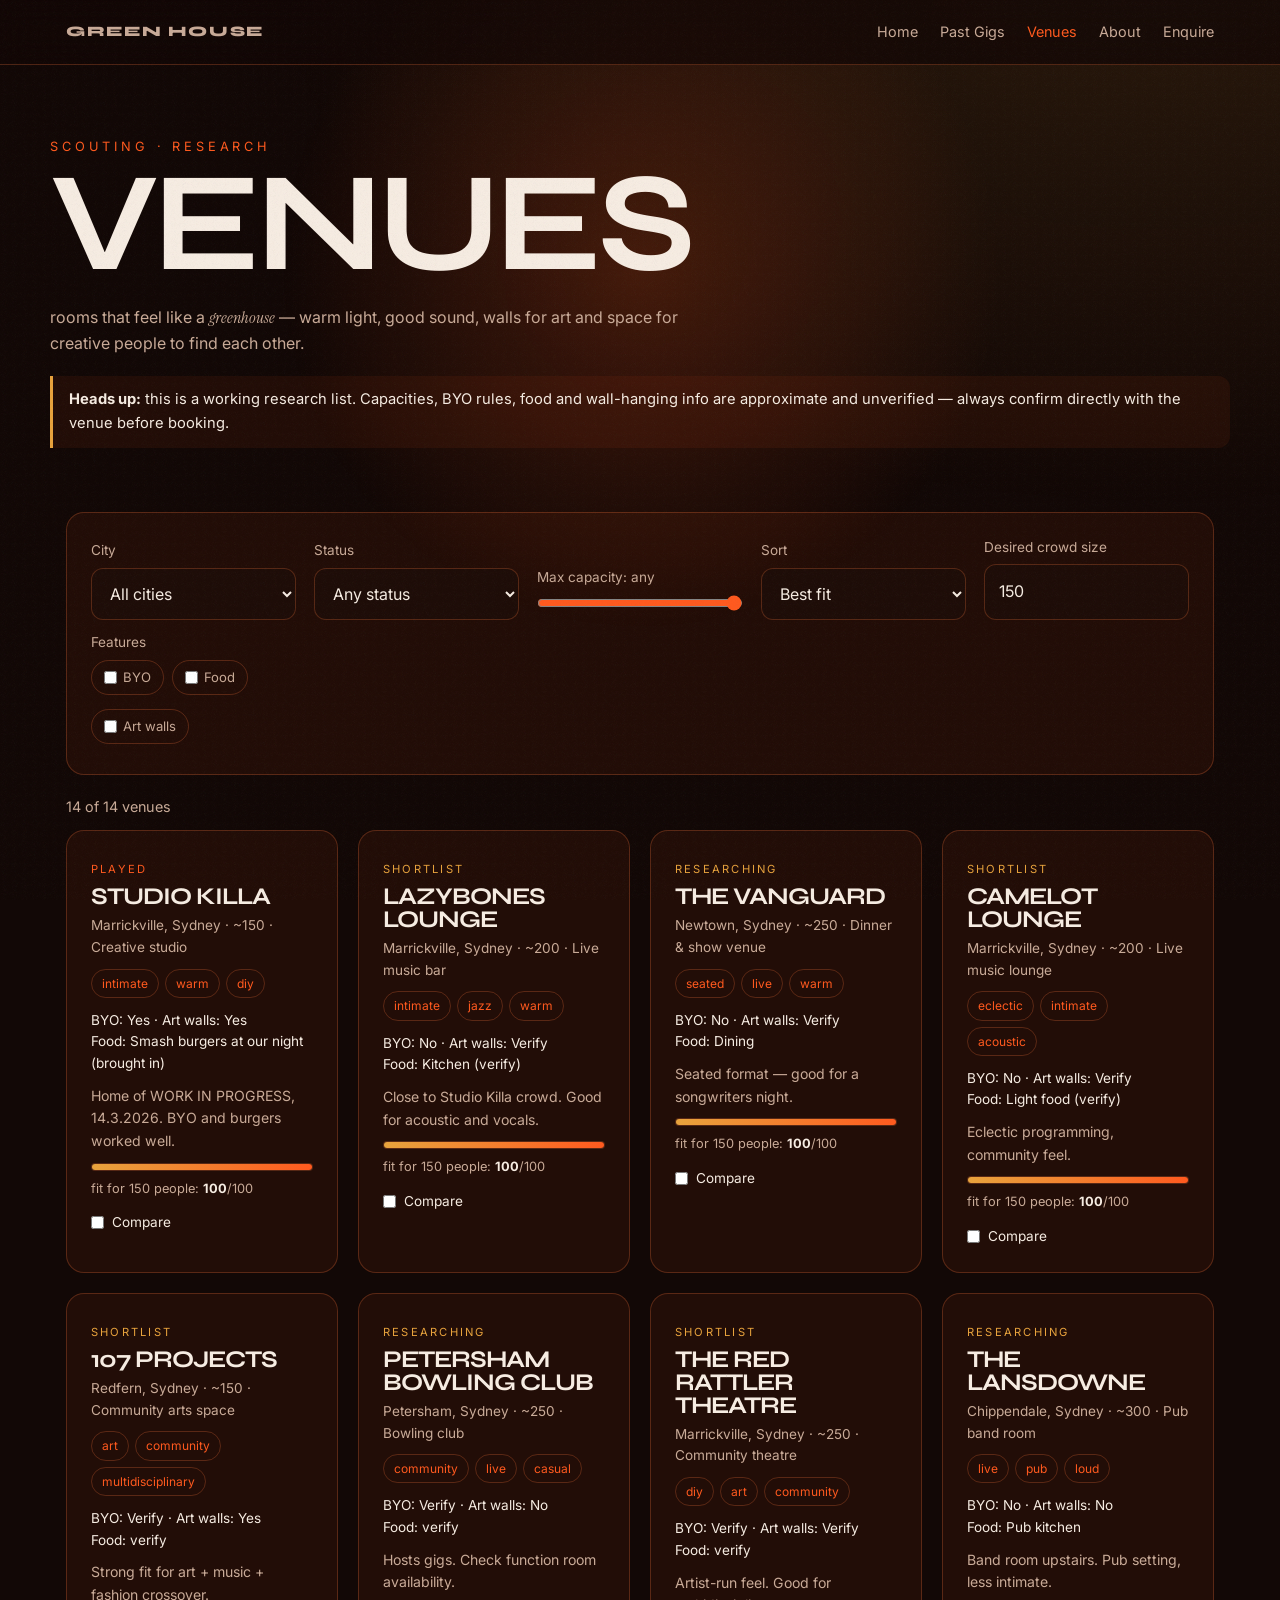
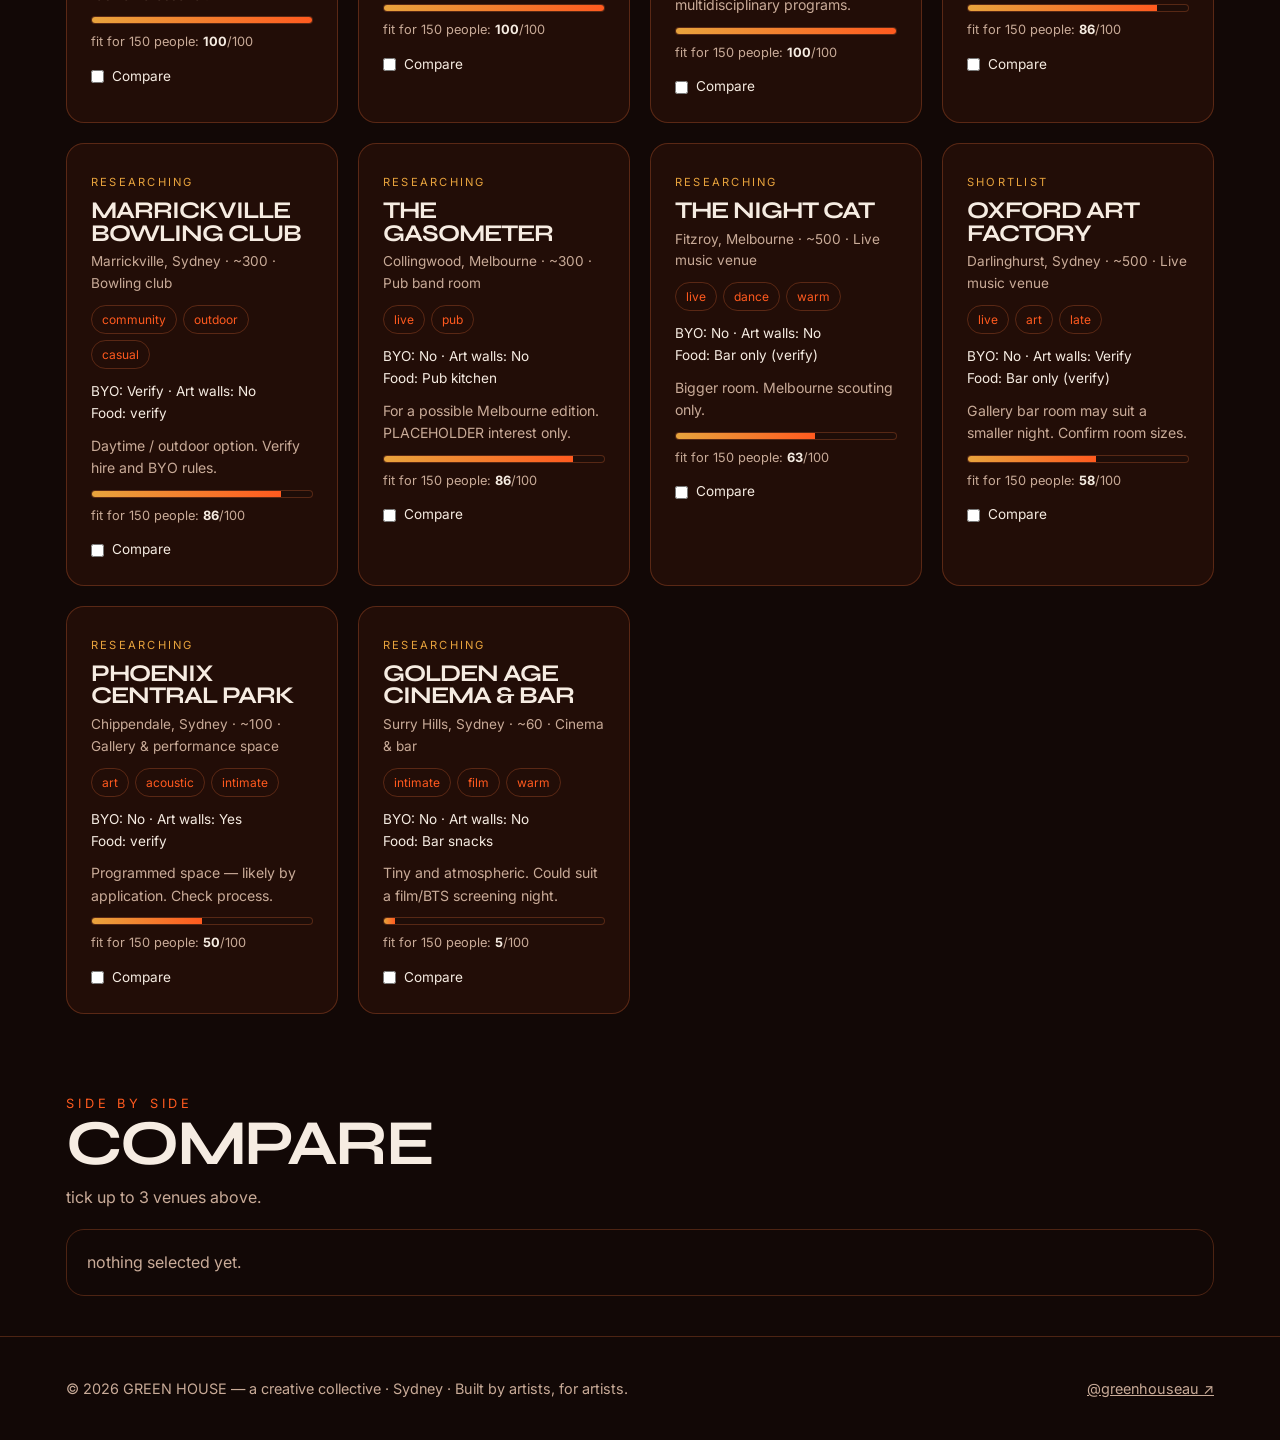
<file: venues.html>
<!doctype html>
<html lang="en">
<head>
<meta charset="utf-8">
<meta name="viewport" content="width=device-width,initial-scale=1">
<title>Venues — GREEN HOUSE</title>
<link rel="preconnect" href="https://fonts.googleapis.com">
<link href="https://fonts.googleapis.com/css2?family=Syne:wght@700;800&family=Inter:wght@400;500;700&family=Instrument+Serif:ital@1&display=swap" rel="stylesheet">
<link rel="stylesheet" href="assets/style.css">
<style>
.vhead{padding:72px 0 24px}
.note{border-left:3px solid var(--leaf);padding:12px 16px;background:var(--glass);border-radius:0 12px 12px 0;margin-top:20px;font-size:.92rem}
.filters{display:grid;gap:12px 18px;grid-template-columns:repeat(auto-fit,minmax(200px,1fr));align-items:end}
.filters label{margin:0 0 6px}
.chips{display:flex;flex-wrap:wrap;gap:8px}
.chip{display:inline-flex;align-items:center;gap:6px;font-size:.82rem;padding:6px 12px;border-radius:999px;border:1px solid var(--line);cursor:pointer;color:var(--muted);margin:0}
.chip input{width:auto;accent-color:var(--lime)}
input[type=range]{padding:0;accent-color:var(--lime)}
.vcard h3{font-size:1.5rem;text-transform:uppercase;margin:6px 0}
.status{font-size:.7rem;letter-spacing:.2em;text-transform:uppercase;color:var(--leaf)}
.status.Played{color:var(--lime)}
.meta{font-size:.85rem;margin:6px 0 10px}
.meter{height:8px;border-radius:999px;background:var(--bg2);border:1px solid var(--line);overflow:hidden;margin:10px 0 4px}
.meter i{display:block;height:100%;background:linear-gradient(90deg,var(--leaf),var(--lime))}
.cmp{display:flex;align-items:center;gap:8px;font-size:.85rem;margin:12px 0 0;color:var(--ink);cursor:pointer}
.cmp input{width:auto;accent-color:var(--lime)}
.tablewrap{overflow-x:auto;border:1px solid var(--line);border-radius:var(--r)}
table{width:100%;border-collapse:collapse;min-width:420px;font-size:.88rem}
th,td{padding:12px;border-bottom:1px solid var(--line);text-align:left;vertical-align:top}
th{color:var(--muted);font-weight:500;width:120px}
thead th{color:var(--lime);font-family:var(--display);text-transform:uppercase}
.count{margin:20px 0 12px;font-size:.9rem}
section.tight{padding:40px 0}
</style>
</head>
<body>
<main>
<header class="wrap vhead">
  <p class="kicker">Scouting · Research</p>
  <h1>Venues</h1>
  <p class="muted" style="max-width:640px;margin-top:14px">rooms that feel like a <span class="script">greenhouse</span> — warm light, good sound, walls for art and space for creative people to find each other.</p>
  <p class="note"><strong>Heads up:</strong> this is a working research list. Capacities, BYO rules, food and wall-hanging info are approximate and unverified — always confirm directly with the venue before booking.</p>
</header>

<section class="tight"><div class="wrap">
  <div class="card filters" style="transform:none">
    <div><label for="city">City</label><select id="city"><option value="">All cities</option><option>Sydney</option><option>Melbourne</option></select></div>
    <div><label for="status">Status</label><select id="status"><option value="">Any status</option><option>Played</option><option>Shortlist</option><option>Researching</option></select></div>
    <div><label for="cap">Max capacity: <span id="capv"></span></label><input type="range" id="cap" min="50" max="1000" step="10" value="1000"></div>
    <div><label for="sort">Sort</label><select id="sort"><option value="fit">Best fit</option><option value="name">Name A–Z</option><option value="capA">Capacity ↑</option><option value="capD">Capacity ↓</option></select></div>
    <div><label for="crowd">Desired crowd size</label><input type="number" id="crowd" min="10" max="2000" value="150"></div>
    <div><label>Features</label><div class="chips">
      <label class="chip"><input type="checkbox" data-f="byo"> BYO</label>
      <label class="chip"><input type="checkbox" data-f="food"> Food</label>
      <label class="chip"><input type="checkbox" data-f="artWalls"> Art walls</label>
    </div></div>
  </div>
  <p class="count muted" id="count"></p>
  <div class="grid" id="list"></div>
</div></section>

<section class="tight"><div class="wrap">
  <p class="kicker">Side by side</p>
  <h2>Compare</h2>
  <p class="muted" style="margin:10px 0 18px">tick up to 3 venues above.</p>
  <div class="tablewrap" id="compare"></div>
</div></section>
</main>

<script>
// Research list — verify capacity, BYO and contacts before booking
const VENUES=[
 {name:"Studio Killa",suburb:"Marrickville",city:"Sydney",status:"Played",approxCapacity:150,type:"Creative studio",vibe:["intimate","warm","diy"],byo:true,food:"Smash burgers at our night (brought in)",artWalls:true,website:"",notes:"Home of WORK IN PROGRESS, 14.3.2026. BYO and burgers worked well."},
 {name:"Oxford Art Factory",suburb:"Darlinghurst",city:"Sydney",status:"Shortlist",approxCapacity:500,type:"Live music venue",vibe:["live","art","late"],byo:false,food:"Bar only (verify)",artWalls:"verify",website:"",notes:"Gallery bar room may suit a smaller night. Confirm room sizes."},
 {name:"Lazybones Lounge",suburb:"Marrickville",city:"Sydney",status:"Shortlist",approxCapacity:200,type:"Live music bar",vibe:["intimate","jazz","warm"],byo:false,food:"Kitchen (verify)",artWalls:"verify",website:"",notes:"Close to Studio Killa crowd. Good for acoustic and vocals."},
 {name:"The Vanguard",suburb:"Newtown",city:"Sydney",status:"Researching",approxCapacity:250,type:"Dinner & show venue",vibe:["seated","live","warm"],byo:false,food:"Dining",artWalls:"verify",website:"",notes:"Seated format — good for a songwriters night."},
 {name:"Camelot Lounge",suburb:"Marrickville",city:"Sydney",status:"Shortlist",approxCapacity:200,type:"Live music lounge",vibe:["eclectic","intimate","acoustic"],byo:false,food:"Light food (verify)",artWalls:"verify",website:"",notes:"Eclectic programming, community feel."},
 {name:"Phoenix Central Park",suburb:"Chippendale",city:"Sydney",status:"Researching",approxCapacity:100,type:"Gallery & performance space",vibe:["art","acoustic","intimate"],byo:false,food:"verify",artWalls:true,website:"",notes:"Programmed space — likely by application. Check process."},
 {name:"107 Projects",suburb:"Redfern",city:"Sydney",status:"Shortlist",approxCapacity:150,type:"Community arts space",vibe:["art","community","multidisciplinary"],byo:"verify",food:"verify",artWalls:true,website:"",notes:"Strong fit for art + music + fashion crossover."},
 {name:"The Lansdowne",suburb:"Chippendale",city:"Sydney",status:"Researching",approxCapacity:300,type:"Pub band room",vibe:["live","pub","loud"],byo:false,food:"Pub kitchen",artWalls:false,website:"",notes:"Band room upstairs. Pub setting, less intimate."},
 {name:"Golden Age Cinema & Bar",suburb:"Surry Hills",city:"Sydney",status:"Researching",approxCapacity:60,type:"Cinema & bar",vibe:["intimate","film","warm"],byo:false,food:"Bar snacks",artWalls:false,website:"",notes:"Tiny and atmospheric. Could suit a film/BTS screening night."},
 {name:"Marrickville Bowling Club",suburb:"Marrickville",city:"Sydney",status:"Researching",approxCapacity:300,type:"Bowling club",vibe:["community","outdoor","casual"],byo:"verify",food:"verify",artWalls:false,website:"",notes:"Daytime / outdoor option. Verify hire and BYO rules."},
 {name:"Petersham Bowling Club",suburb:"Petersham",city:"Sydney",status:"Researching",approxCapacity:250,type:"Bowling club",vibe:["community","live","casual"],byo:"verify",food:"verify",artWalls:false,website:"",notes:"Hosts gigs. Check function room availability."},
 {name:"The Red Rattler Theatre",suburb:"Marrickville",city:"Sydney",status:"Shortlist",approxCapacity:250,type:"Community theatre",vibe:["diy","art","community"],byo:"verify",food:"verify",artWalls:"verify",website:"",notes:"Artist-run feel. Good for multidisciplinary programs."},
 {name:"The Gasometer",suburb:"Collingwood",city:"Melbourne",status:"Researching",approxCapacity:300,type:"Pub band room",vibe:["live","pub"],byo:false,food:"Pub kitchen",artWalls:false,website:"",notes:"For a possible Melbourne edition. PLACEHOLDER interest only."},
 {name:"The Night Cat",suburb:"Fitzroy",city:"Melbourne",status:"Researching",approxCapacity:500,type:"Live music venue",vibe:["live","dance","warm"],byo:false,food:"Bar only (verify)",artWalls:false,website:"",notes:"Bigger room. Melbourne scouting only."}
];
const $=s=>document.querySelector(s);
const picked=new Set();
const esc=s=>String(s).replace(/[&<>"]/g,c=>({"&":"&amp;","<":"&lt;",">":"&gt;",'"':"&quot;"}[c]));
const yn=v=>v===true?"Yes":v===false?"No":"Verify";
function fit(v,crowd){
  const r=crowd/v.approxCapacity;
  let s=r>1?Math.max(0,100-(r-1)*120):r>=.6?100:Math.max(10,100-(.6-r)*140);
  if(v.vibe.includes("intimate")||v.vibe.includes("warm"))s+=5;
  if(v.artWalls===true)s+=5;
  return Math.round(Math.min(100,s));
}
function render(){
  const city=$("#city").value,st=$("#status").value,cap=+$("#cap").value,crowd=Math.max(1,+$("#crowd").value||1);
  $("#capv").textContent=cap>=1000?"any":cap;
  const feats=[...document.querySelectorAll("[data-f]:checked")].map(c=>c.dataset.f);
  let rows=VENUES.map(v=>({...v,fit:fit(v,crowd)})).filter(v=>(!city||v.city===city)&&(!st||v.status===st)&&(cap>=1000||v.approxCapacity<=cap)&&feats.every(f=>f==="food"?v.food&&v.food!=="verify":v[f]===true));
  const so=$("#sort").value;
  rows.sort(so==="name"?(a,b)=>a.name.localeCompare(b.name):so==="capA"?(a,b)=>a.approxCapacity-b.approxCapacity:so==="capD"?(a,b)=>b.approxCapacity-a.approxCapacity:(a,b)=>b.fit-a.fit);
  $("#count").textContent=rows.length+" of "+VENUES.length+" venues";
  $("#list").innerHTML=rows.length?rows.map(v=>`<article class="card vcard">
    <span class="status ${v.status}">${v.status}</span>
    <h3>${esc(v.name)}</h3>
    <p class="meta muted">${esc(v.suburb)}, ${v.city} · ~${v.approxCapacity} · ${esc(v.type)}</p>
    <div>${v.vibe.map(t=>`<span class="tag">${esc(t)}</span>`).join("")}</div>
    <p class="meta">BYO: ${yn(v.byo)} · Art walls: ${yn(v.artWalls)}<br>Food: ${esc(v.food)}</p>
    <p class="muted" style="font-size:.88rem">${esc(v.notes)}</p>
    <div class="meter" role="meter" aria-valuemin="0" aria-valuemax="100" aria-valuenow="${v.fit}" aria-label="Fit score"><i style="width:${v.fit}%"></i></div>
    <span style="font-size:.8rem" class="muted">fit for ${crowd} people: <strong style="color:var(--ink)">${v.fit}</strong>/100</span>
    ${v.website?`<p><a href="${esc(v.website)}" target="_blank" rel="noopener">Website ↗</a></p>`:""}
    <label class="cmp"><input type="checkbox" data-c="${esc(v.name)}" ${picked.has(v.name)?"checked":""} ${!picked.has(v.name)&&picked.size>=3?"disabled":""}> Compare</label>
  </article>`).join(""):`<p class="muted">no venues match — loosen a filter.</p>`;
  renderCompare(crowd);
}
function renderCompare(crowd){
  const vs=VENUES.filter(v=>picked.has(v.name));
  if(!vs.length){$("#compare").innerHTML=`<p class="muted" style="padding:20px">nothing selected yet.</p>`;return}
  const f=[["Suburb",v=>v.suburb+", "+v.city],["Status",v=>v.status],["Capacity",v=>"~"+v.approxCapacity],["Type",v=>v.type],["Vibe",v=>v.vibe.join(", ")],["BYO",v=>yn(v.byo)],["Food",v=>v.food],["Art walls",v=>yn(v.artWalls)],["Fit ("+crowd+")",v=>fit(v,crowd)+"/100"],["Notes",v=>v.notes]];
  $("#compare").innerHTML=`<table><thead><tr><th></th>${vs.map(v=>`<th>${esc(v.name)}</th>`).join("")}</tr></thead><tbody>${f.map(([k,g])=>`<tr><th>${k}</th>${vs.map(v=>`<td>${esc(g(v))}</td>`).join("")}</tr>`).join("")}</tbody></table>`;
}
document.addEventListener("input",e=>{if(e.target.closest(".filters"))render()});
$("#list").addEventListener("change",e=>{const n=e.target.dataset.c;if(!n)return;e.target.checked?picked.size<3&&picked.add(n):picked.delete(n);render()});
render();
</script>
<script src="assets/site.js" defer></script>
</body>
</html>
</file>
<file: assets/style.css>
/* GREEN HOUSE design system — warm film-grain palette from @greenhouseau */
:root{--bg:#120806;--bg2:#1e0d08;--ink:#f6ece2;--muted:#c9ab98;--lime:#ff5a1f;--leaf:#e8a33d;--glass:rgba(255,90,31,.07);--line:rgba(255,120,60,.25);--r:18px;
--display:'Syne',system-ui,sans-serif;--body:'Inter',system-ui,sans-serif}
*{box-sizing:border-box;margin:0;padding:0}
html{scroll-behavior:smooth}
body{background:var(--bg);color:var(--ink);font-family:var(--body);line-height:1.6;overflow-x:hidden}
body::before{content:"";position:fixed;inset:0;pointer-events:none;z-index:-1;
background:radial-gradient(600px circle at var(--mx,50%) var(--my,30%),rgba(255,90,31,.20),transparent 60%),
radial-gradient(900px 600px at 90% -10%,rgba(232,163,61,.12),transparent)}
a{color:inherit}
h1,h2,h3{font-family:var(--display);line-height:.95;letter-spacing:-.04em}
.script{font-family:'Instrument Serif',serif;font-style:italic;font-weight:400;letter-spacing:0;text-transform:none}
body::after{content:"";position:fixed;inset:0;pointer-events:none;z-index:100;opacity:.07;background-image:url("data:image/svg+xml,%3Csvg xmlns='http://www.w3.org/2000/svg' width='160' height='160'%3E%3Cfilter id='n'%3E%3CfeTurbulence baseFrequency='.9'/%3E%3C/filter%3E%3Crect width='100%25' height='100%25' filter='url(%23n)'/%3E%3C/svg%3E")}
h1{font-size:clamp(3rem,11vw,9rem);text-transform:uppercase}
h2{font-size:clamp(2rem,6vw,4rem);text-transform:uppercase}
.wrap{max-width:1180px;margin:0 auto;padding:0 16px}
section{padding:96px 0}
.nav{position:sticky;top:0;z-index:50;backdrop-filter:blur(14px);background:rgba(18,8,6,.72);border-bottom:1px solid var(--line)}
.nav .wrap{display:flex;align-items:center;justify-content:space-between;height:64px}
.logo{font-family:var(--display);font-weight:800;letter-spacing:.12em;text-decoration:none;color:var(--lime)}
.nav ul{display:flex;gap:22px;list-style:none}
.nav a{text-decoration:none;font-size:.9rem;color:var(--muted);transition:.2s}
.nav a:hover,.nav a.active{color:var(--lime)}
.burger{display:none;background:none;border:0;color:var(--ink);font-size:1.6rem}
@media(max-width:760px){.burger{display:block}.nav ul{position:absolute;top:64px;left:0;right:0;flex-direction:column;padding:20px 16px;background:var(--bg2);display:none}.nav ul.open{display:flex}}
.btn{display:inline-block;padding:14px 28px;border-radius:999px;background:var(--lime);color:#120806;font-weight:700;text-decoration:none;border:0;cursor:pointer;transition:transform .2s,box-shadow .2s}
.btn:hover{transform:translateY(-2px);box-shadow:0 10px 40px rgba(255,90,31,.45)}
.btn.ghost{background:transparent;color:var(--lime);border:1px solid var(--lime)}
.card{background:var(--glass);border:1px solid var(--line);border-radius:var(--r);padding:24px;transition:transform .3s,border-color .3s}
.card:hover{transform:translateY(-4px);border-color:var(--lime)}
.grid{display:grid;gap:20px;grid-template-columns:repeat(auto-fill,minmax(260px,1fr))}
.tag{display:inline-block;font-size:.75rem;padding:4px 10px;border-radius:999px;border:1px solid var(--line);color:var(--lime);margin:0 6px 6px 0}
.kicker{color:var(--lime);letter-spacing:.3em;text-transform:uppercase;font-size:.8rem}
.muted{color:var(--muted)}
.reveal{opacity:0;transform:translateY(30px);transition:1s cubic-bezier(.2,.7,.2,1)}
.reveal.in{opacity:1;transform:none}
.marquee{overflow:hidden;border-block:1px solid var(--line);padding:18px 0;white-space:nowrap}
.marquee span{display:inline-block;font-family:var(--display);font-size:2rem;text-transform:uppercase;animation:mq 25s linear infinite}
@keyframes mq{to{transform:translateX(-50%)}}
input,select,textarea{width:100%;padding:14px;border-radius:12px;border:1px solid var(--line);background:var(--bg2);color:var(--ink);font:inherit}
input:focus,select:focus,textarea:focus{outline:2px solid var(--lime)}
label{display:block;font-size:.85rem;color:var(--muted);margin:14px 0 6px}
footer{border-top:1px solid var(--line);padding:40px 0;color:var(--muted);font-size:.9rem}
@media(prefers-reduced-motion:reduce){*{animation:none!important;transition:none!important}.reveal{opacity:1;transform:none}}
</file>
